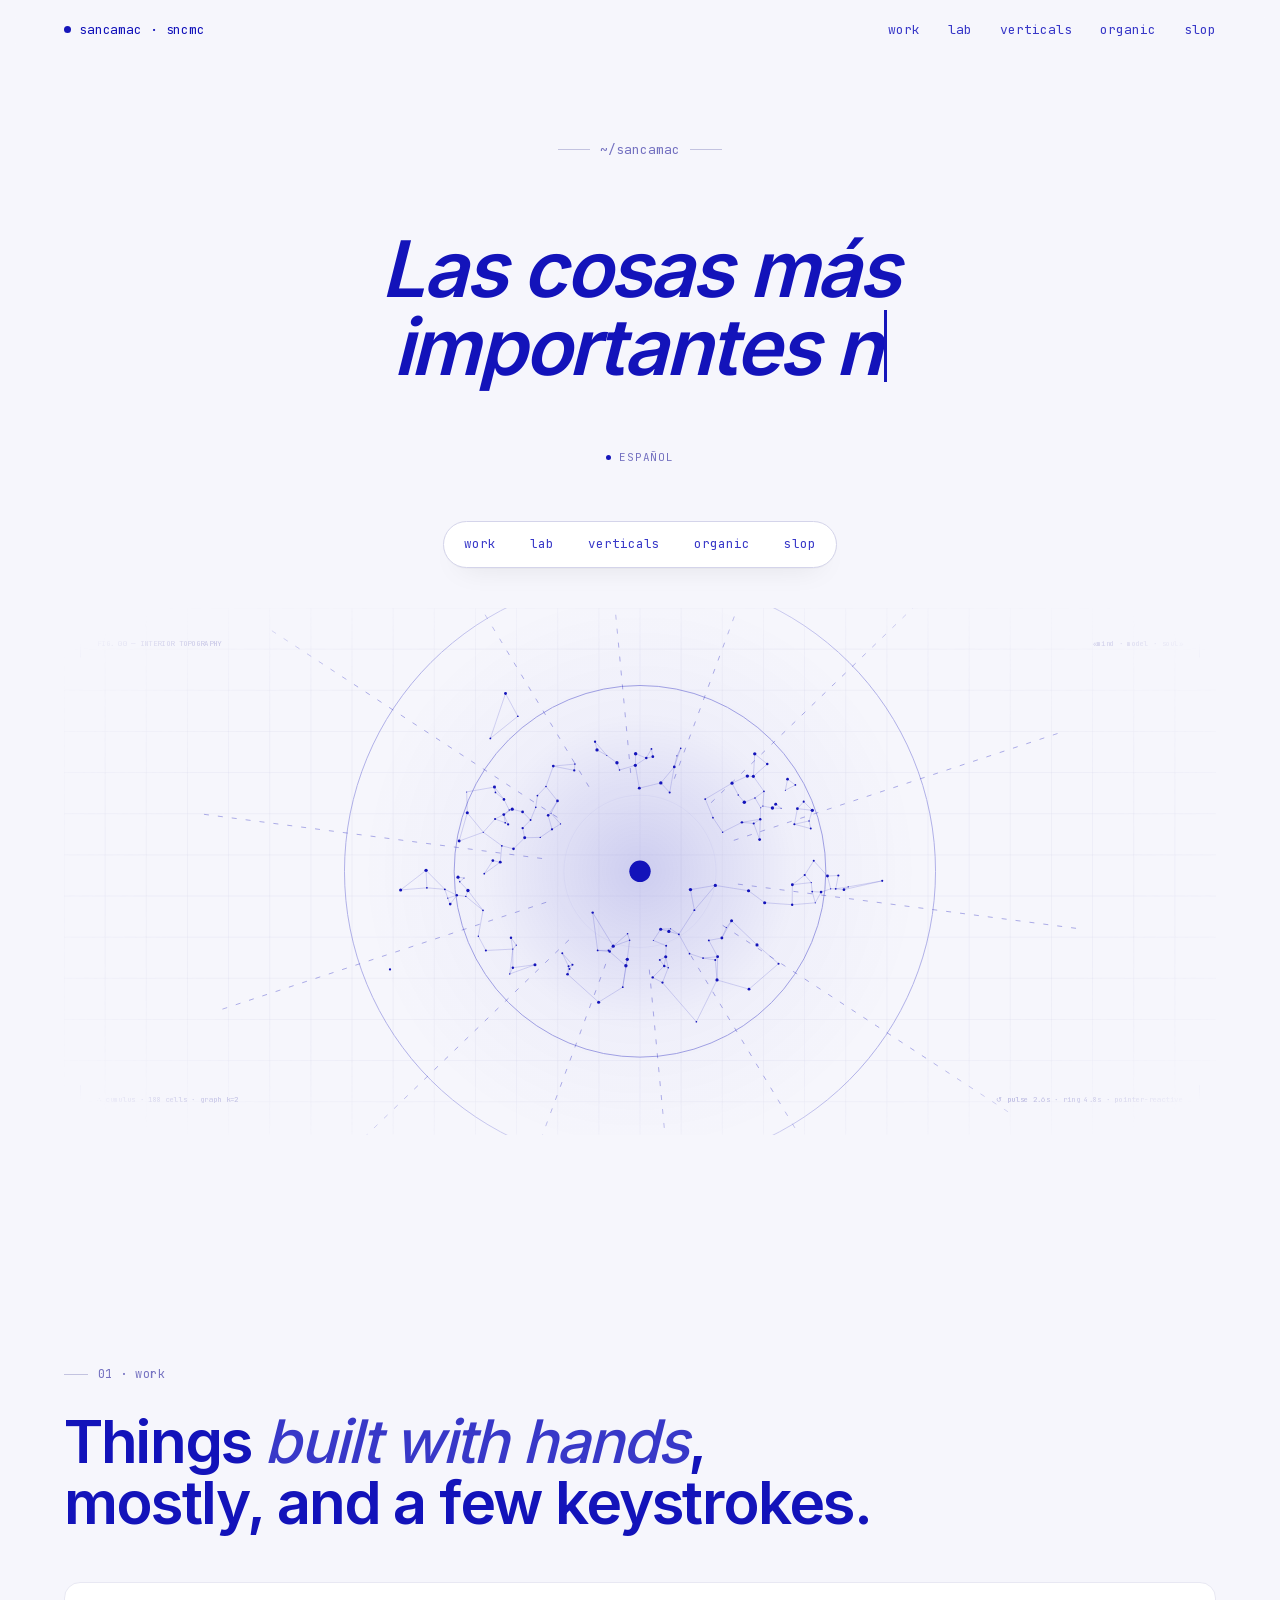
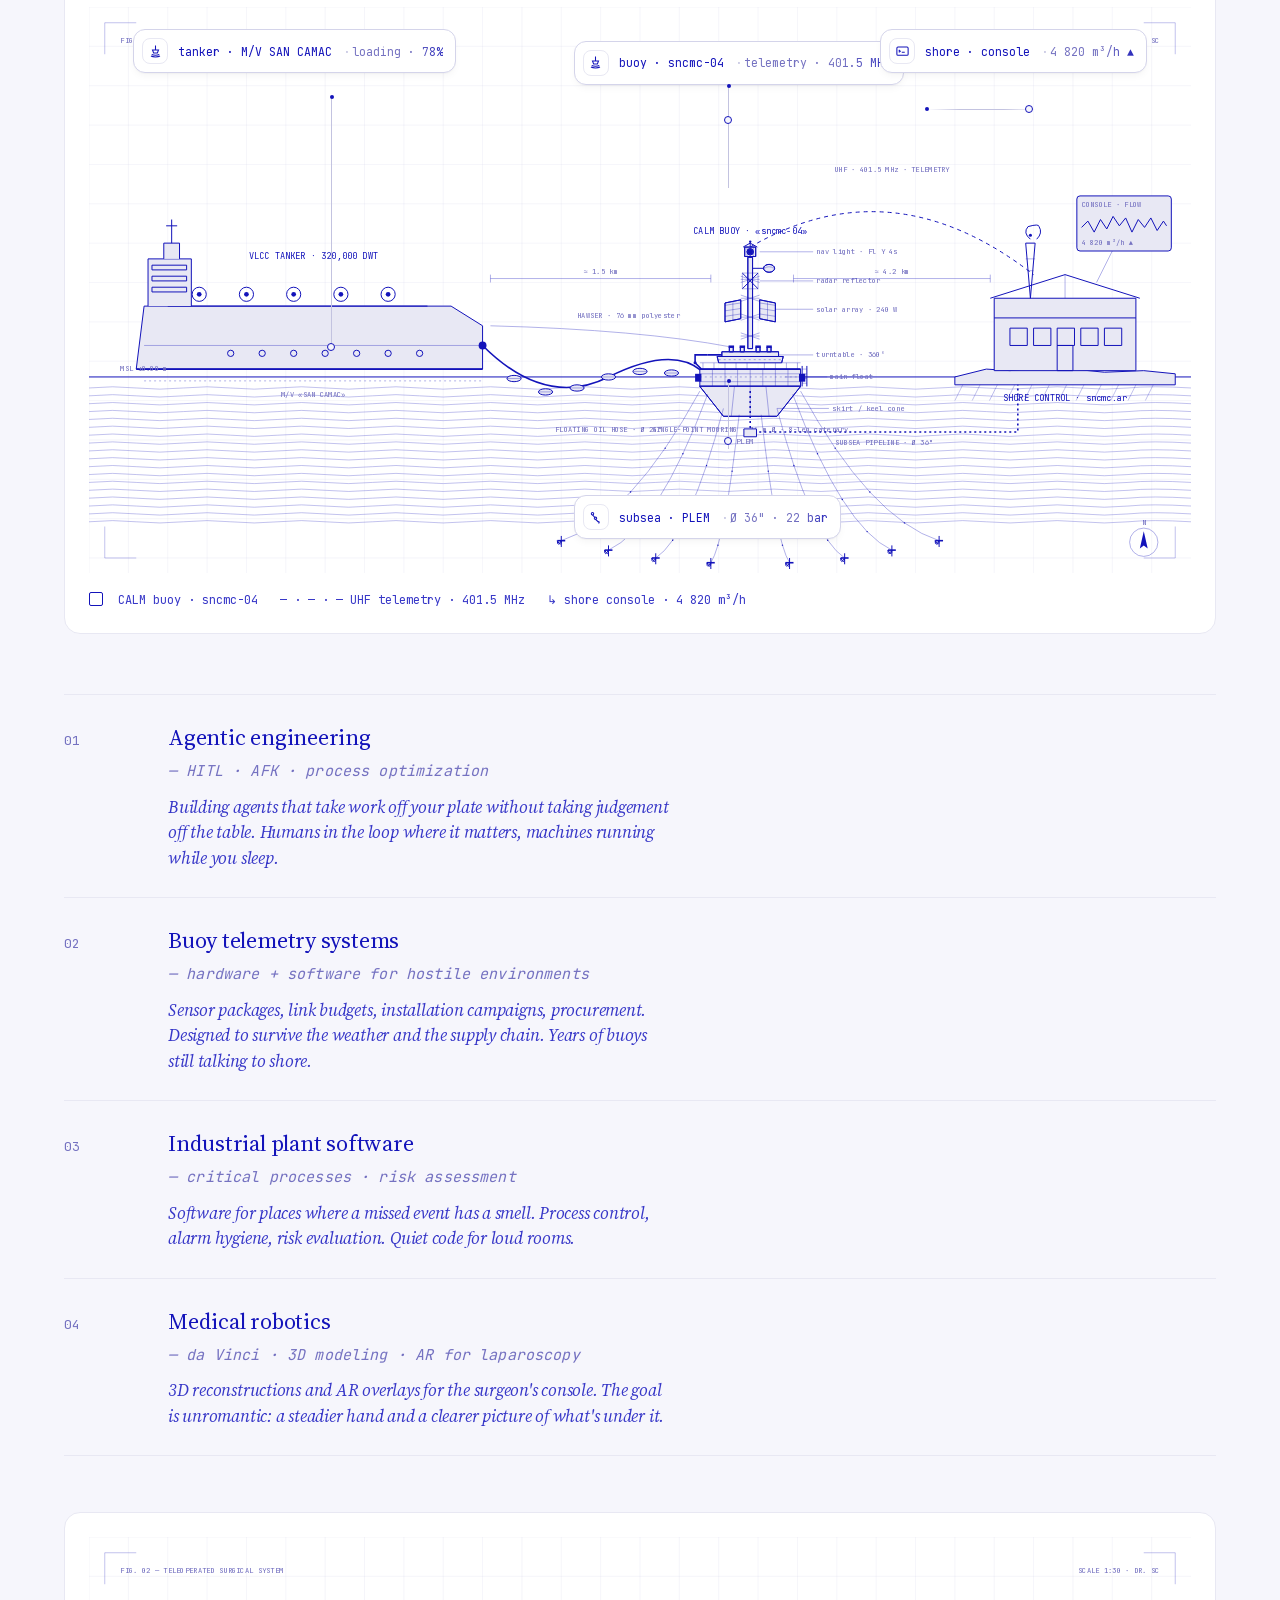
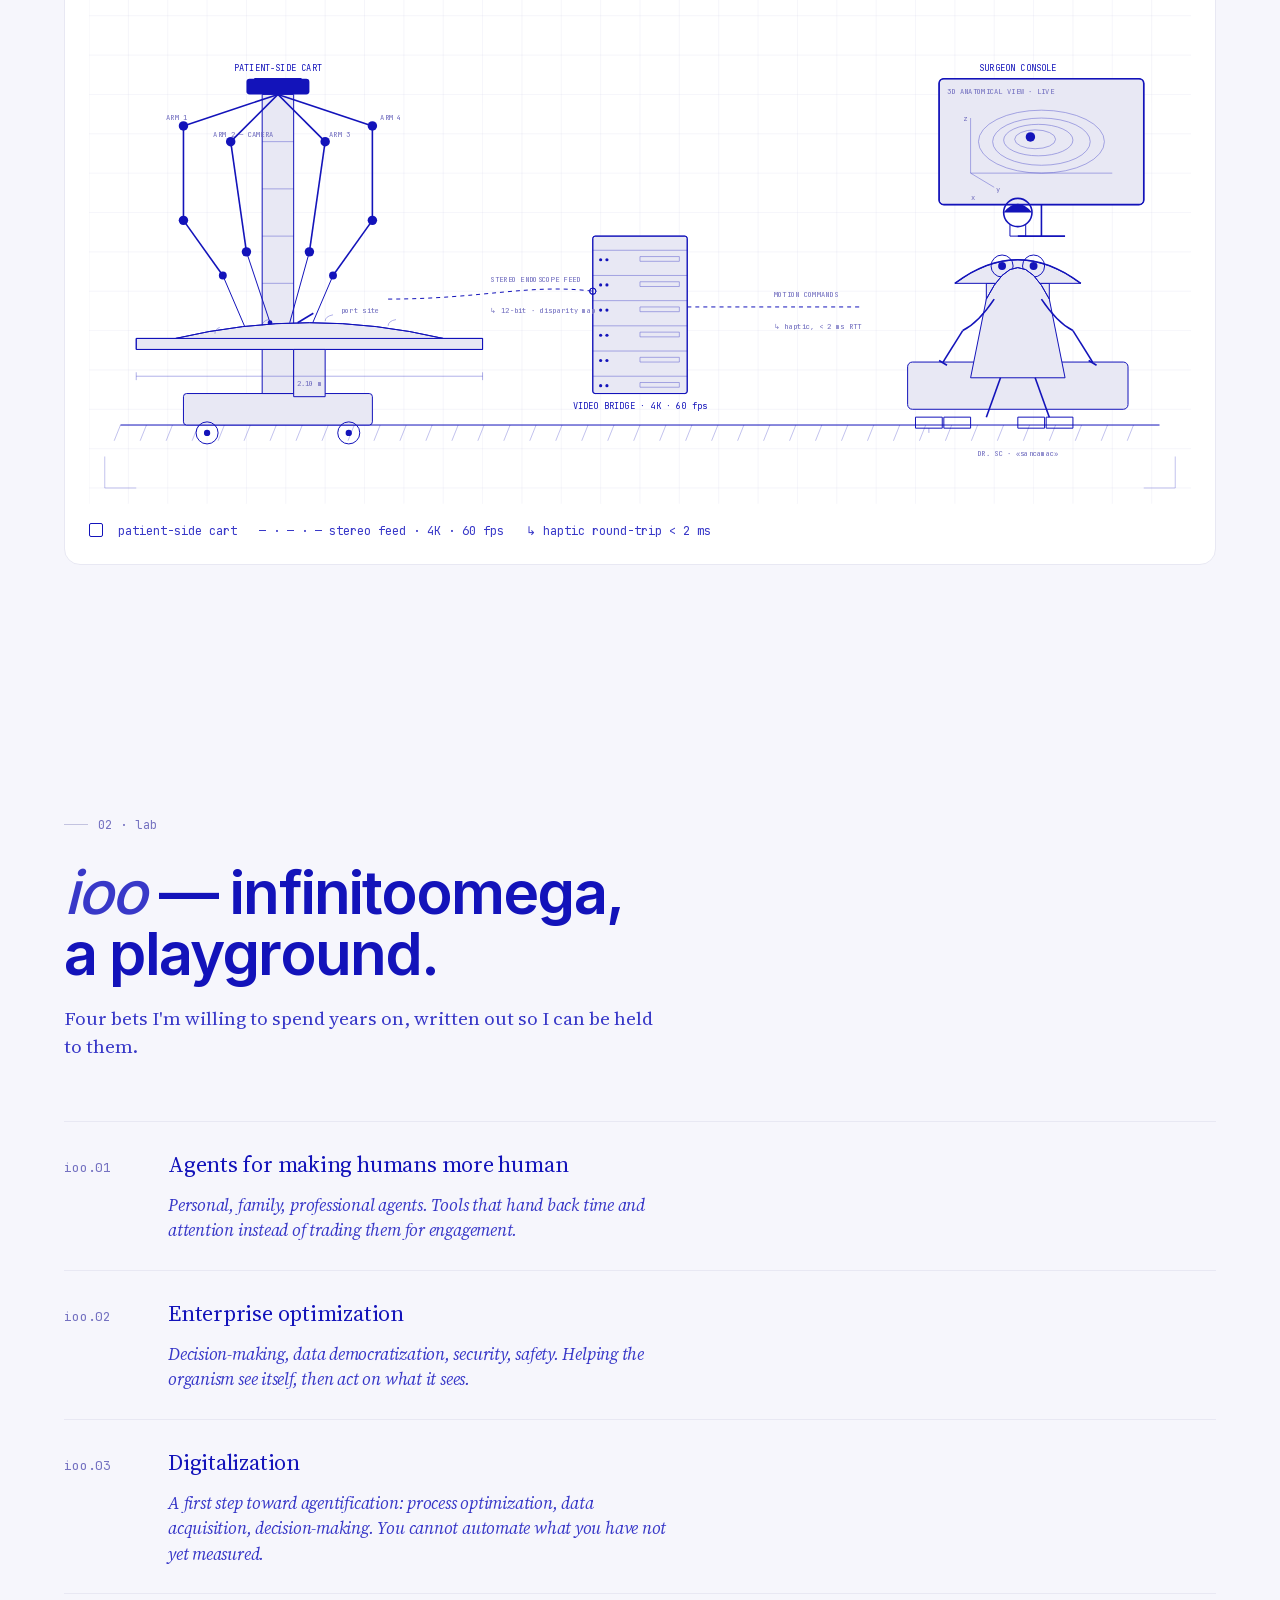
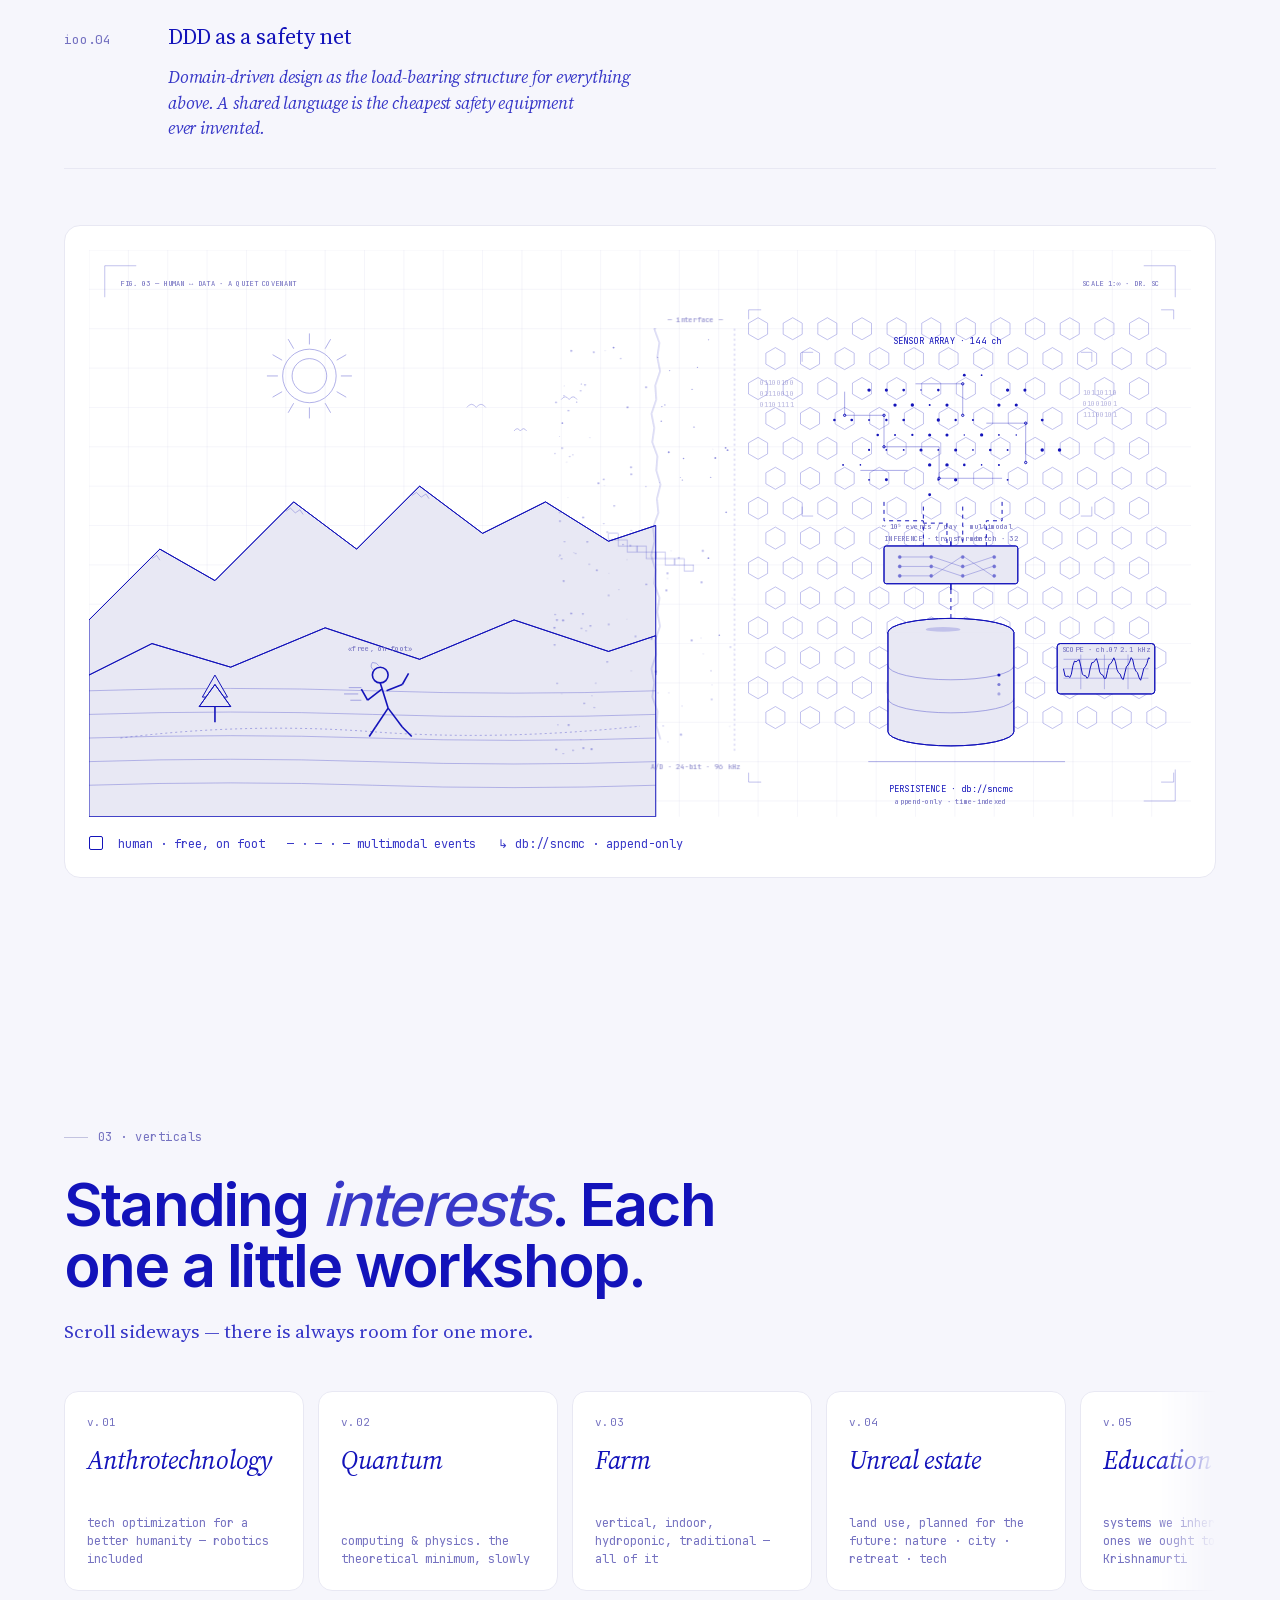
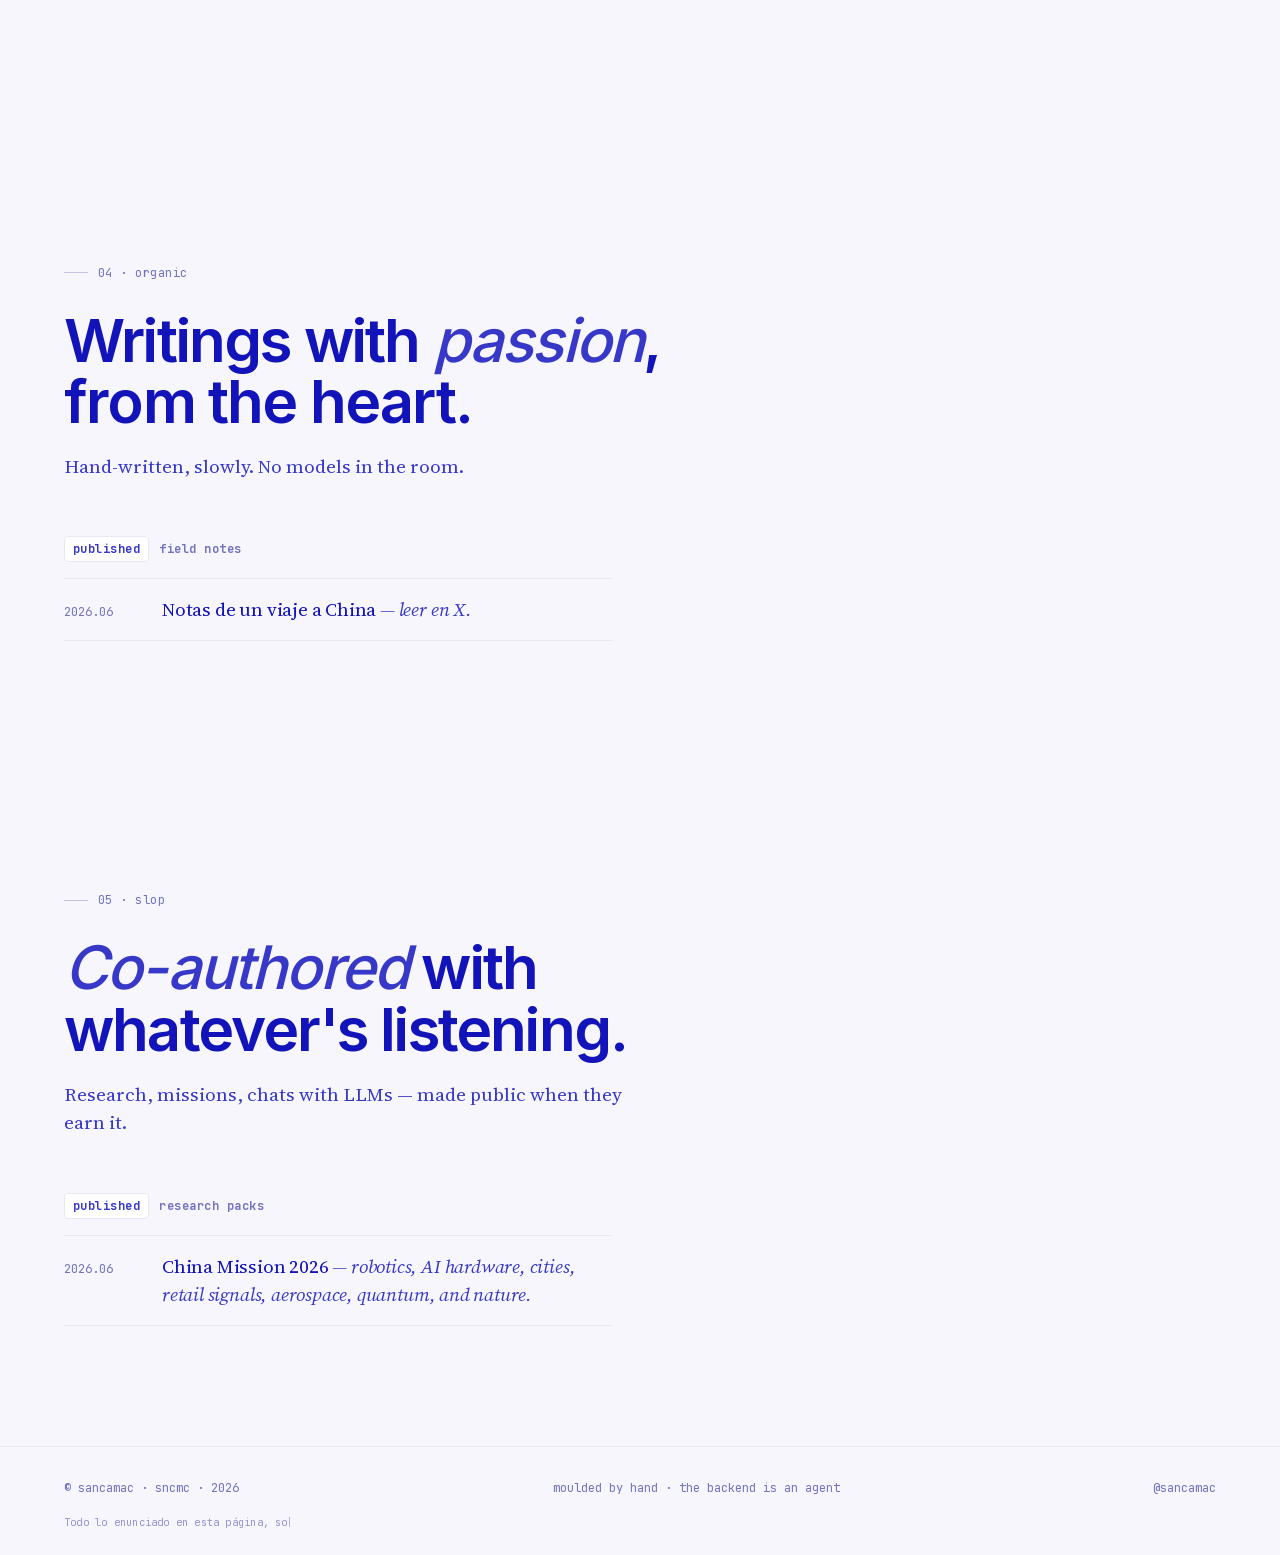
<file: index.html>
<!DOCTYPE html>
<html lang="en">
<head>
  <meta charset="UTF-8">
  <meta name="viewport" content="width=device-width, initial-scale=1">
  <title>sancamac · sncmc</title>
  <meta name="description" content="sancamac — a personal site. Las cosas más importantes no son cosas.">

  <link rel="stylesheet" href="styles/palette.css">
  <link rel="stylesheet" href="styles/fonts.css">
  <link rel="stylesheet" href="styles/app.css">
</head>
<body style="background:#f6f6fc">
  <div id="root"></div>

  <script src="vendor/react.production.min.js"></script>
  <script src="vendor/react-dom.production.min.js"></script>
  <script src="scripts/app.js"></script>
</body>
</html>
</file>
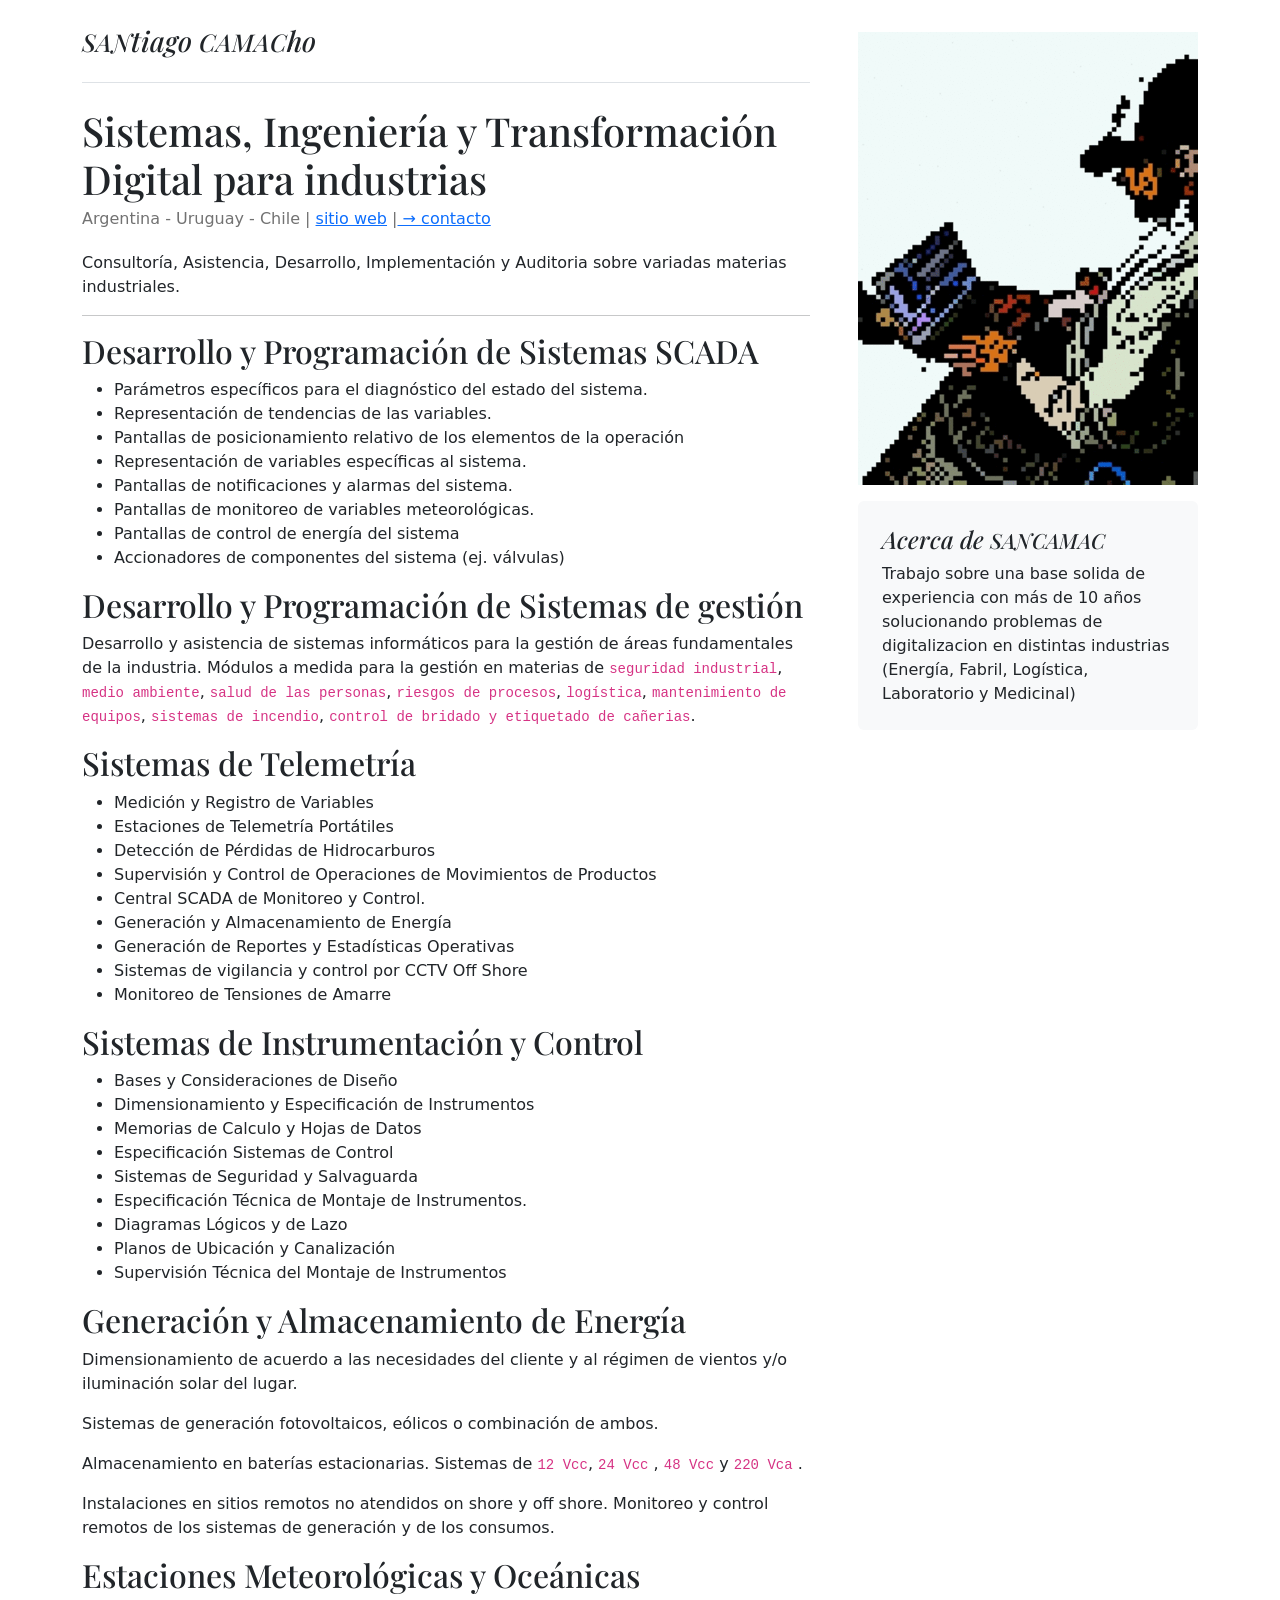
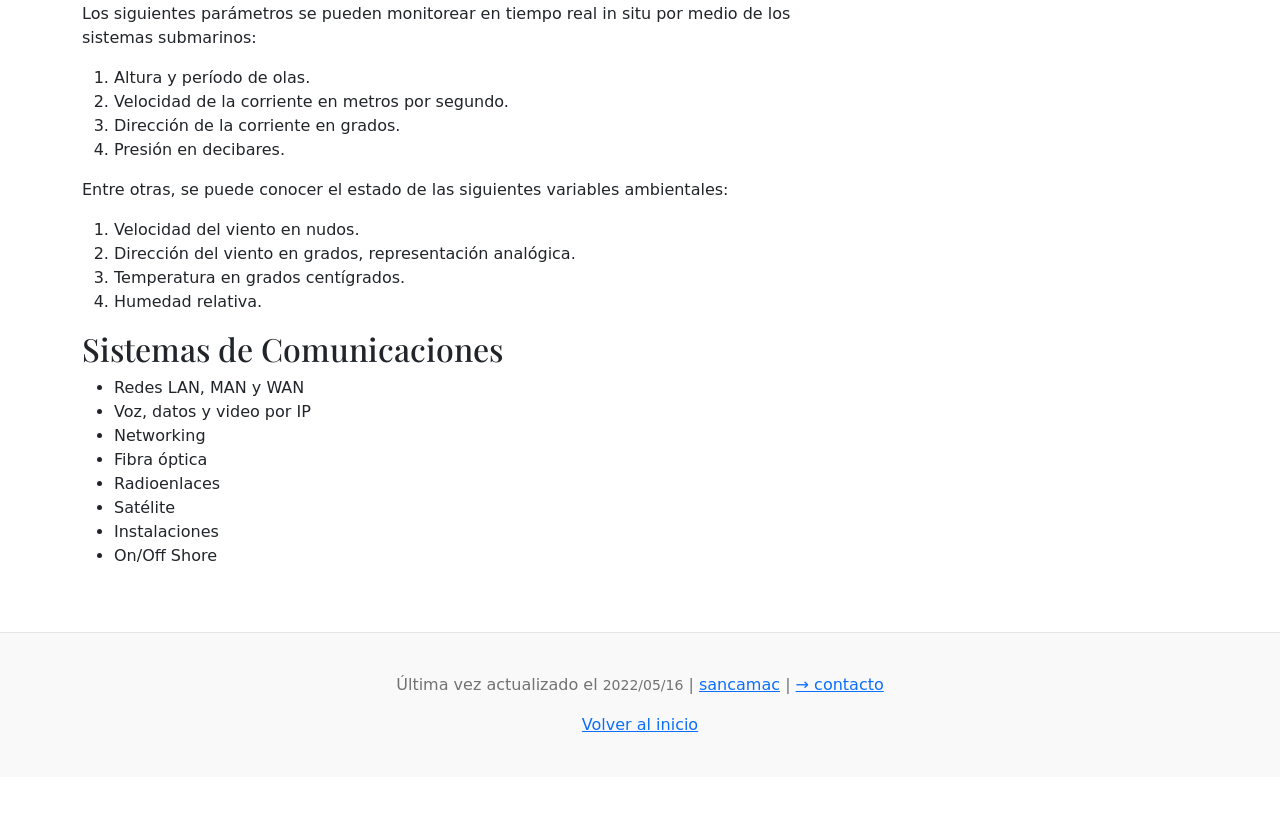
<file: archive/index.html>
<!doctype html>
<html lang="en">
  <head>
    <meta charset="utf-8">
    <meta name="viewport" content="width=device-width, initial-scale=1">
    <meta name="description" content="Asesoría en materias de ingeniería, construcción, instalación y montaje de plantas y equipos industriales para la industria en general y del petróleo en particular;

    servicios de evaluación, desarrollo, auditorias de control, gestión e implementación de proyectos industriales, empresariales o de de servicios

    Importación, exportación, fabricación y comercialización de productos informáticos (hardware y software), sistemas de instrumentación y control, sistemas de telecomunicaciones y productos electrónicos en general.

    Desarrollo de sistemas informáticos y la presentación de servicios de procesamiento y transmición de datos, teleprocesos y actividades conexas, asesoramiento, programación, diagramación y análisis de sistemas de computación y/o cursos de organización y/o procesos industriales, comerciales, financierons, técnicos y administrativos">
    <meta name="author" content="Santiago Camacho">
    <title>SANCAMAC Portfolio</title>

    <link href="https://cdn.jsdelivr.net/npm/bootstrap@5.2.0-beta1/dist/css/bootstrap.min.css" rel="stylesheet" integrity="sha384-0evHe/X+R7YkIZDRvuzKMRqM+OrBnVFBL6DOitfPri4tjfHxaWutUpFmBp4vmVor" crossorigin="anonymous">

    <style type="text/css">
      .blog-header {
        border-bottom: 1px solid #e5e5e5;
      }

      .blog-header-logo {
        font-family: "Playfair Display", Georgia, "Times New Roman", serif/*rtl:Amiri, Georgia, "Times New Roman", serif*/;
        font-size: 2.25rem;
      }

      .blog-header-logo:hover {
        text-decoration: none;
      }

      h1, h2, h3, h4, h5, h6 {
        font-family: "Playfair Display", Georgia, "Times New Roman", serif/*rtl:Amiri, Georgia, "Times New Roman", serif*/;
      }

      .display-4 {
        font-size: 2.5rem;
      }
      @media (min-width: 768px) {
        .display-4 {
          font-size: 3rem;
        }
      }

      .flex-auto {
        flex: 0 0 auto;
      }

      .h-250 { height: 250px; }
      @media (min-width: 768px) {
        .h-md-250 { height: 250px; }
      }

      /* Pagination */
      .blog-pagination {
        margin-bottom: 4rem;
      }

      /*
       * Blog posts
       */
      .blog-post {
        margin-bottom: 4rem;
      }
      .blog-post-title {
        font-size: 2.5rem;
      }
      .blog-post-meta {
        margin-bottom: 1.25rem;
        color: #727272;
      }

      /*
       * Footer
       */
      .blog-footer {
        padding: 2.5rem 0;
        color: #727272;
        text-align: center;
        background-color: #f9f9f9;
        border-top: .05rem solid #e5e5e5;
      }
      .blog-footer p:last-child {
        margin-bottom: 0;
      }
    </style>
    <link href="https://fonts.googleapis.com/css?family=Playfair&#43;Display:700,900&amp;display=swap" rel="stylesheet">

  </head>
  <body>
    <main class="container">
      <div class="row g-5">
        <div class="col-md-8">
          <h3 class="pb-4 pt-4 mb-4 fst-italic border-bottom">
            <small>SAN</small>tiago <small>CAMAC</small>ho
          </h3>

          <article class="blog-post">
            <h2 class="blog-post-title mb-1">Sistemas, Ingeniería y Transformación Digital para industrias</h2>
            <p class="blog-post-meta">Argentina - Uruguay - Chile | <a href="http://www.sancamac.com">sitio web</a> |<a href="mailto:03sncmc@gmail.com" target="_blank"> → contacto</a></p>

            <p>Consultoría, Asistencia, Desarrollo, Implementación y Auditoria sobre variadas materias industriales.</p>
            <hr>
            <h2>Desarrollo y Programación de Sistemas SCADA</h2>
            <ul>
              <li>Parámetros específicos para el diagnóstico del estado del sistema.</li>
              <li>Representación de tendencias de las variables.</li>
              <li>Pantallas de posicionamiento relativo de los elementos de la operación</li>
              <li>Representación de variables específicas al sistema.</li>
              <li>Pantallas de notificaciones y alarmas del sistema.</li>
              <li>Pantallas de monitoreo de variables meteorológicas.</li>
              <li>Pantallas de control de energía del sistema</li>
              <li>Accionadores de componentes del sistema (ej. válvulas)</li>
            </ul>

            <h2>Desarrollo y Programación de Sistemas de gestión</h2>
            <p>Desarrollo y asistencia de sistemas informáticos para la gestión de áreas fundamentales de la industria. Módulos a medida para la gestión en materias de <code class="language-plaintext highlighter-rouge">seguridad industrial</code>, <code class="language-plaintext highlighter-rouge">medio ambiente</code>, <code class="language-plaintext highlighter-rouge">salud de las personas</code>, <code class="language-plaintext highlighter-rouge">riesgos de procesos</code>, <code class="language-plaintext highlighter-rouge">logística</code>, <code class="language-plaintext highlighter-rouge">mantenimiento de equipos</code>, <code class="language-plaintext highlighter-rouge">sistemas de incendio</code>, <code class="language-plaintext highlighter-rouge">control de bridado y etiquetado de cañerias</code>.</p>

            <h2>Sistemas de Telemetría</h2>
            <ul>
              <li>Medición y Registro de Variables</li>
              <li>Estaciones de Telemetría Portátiles</li>
              <li>Detección de Pérdidas de Hidrocarburos</li>
              <li>Supervisión y Control de Operaciones de Movimientos de Productos</li>
              <li>Central SCADA de Monitoreo y Control.</li>
              <li>Generación y Almacenamiento de Energía</li>
              <li>Generación de Reportes y Estadísticas Operativas</li>
              <li>Sistemas de vigilancia y control por CCTV Off Shore</li>
              <li>Monitoreo de Tensiones de Amarre</li>
            </ul>

            <h2>Sistemas de Instrumentación y Control</h2>
            <ul>
              <li>Bases y Consideraciones de Diseño</li>
              <li>Dimensionamiento y Especificación de Instrumentos</li>
              <li>Memorias de Calculo y Hojas de Datos</li>
              <li>Especificación Sistemas de Control</li>
              <li>Sistemas de Seguridad y Salvaguarda</li>
              <li>Especificación Técnica de Montaje de Instrumentos.</li>
              <li>Diagramas Lógicos y de Lazo</li>
              <li>Planos de Ubicación y Canalización</li>
              <li>Supervisión Técnica del Montaje de Instrumentos</li>
            </ul>

            <h2>Generación y Almacenamiento de Energía</h2>
            <p>Dimensionamiento de acuerdo a las necesidades del cliente y al régimen de vientos y/o iluminación solar del lugar.</p>

            <p>Sistemas de generación fotovoltaicos, eólicos o combinación de ambos.</p>

            <p>Almacenamiento en baterías estacionarias. Sistemas de <code class="language-plaintext highlighter-rouge">12 Vcc</code>, <code class="language-plaintext highlighter-rouge">24 Vcc</code> , <code class="language-plaintext highlighter-rouge">48 Vcc</code> y <code class="language-plaintext highlighter-rouge">220 Vca</code> .</p>

            <p>Instalaciones en sitios remotos no atendidos on shore y off shore. Monitoreo y control remotos de los sistemas de generación y de los consumos.</p>

            <h2>Estaciones Meteorológicas y Oceánicas</h2>
            <p>Los siguientes parámetros se pueden monitorear en tiempo real in situ por medio de los sistemas submarinos:</p>
            <ol>
              <li>Altura y período de olas.</li>
              <li>Velocidad de la corriente en metros por segundo.</li>
              <li>Dirección de la corriente en grados.</li>
              <li>Presión en decibares.</li>
            </ol>

            <p>Entre otras, se puede conocer el estado de las siguientes variables ambientales:</p>
            <ol>
              <li>Velocidad del viento en nudos.</li>
              <li>Dirección del viento en grados, representación analógica.</li>
              <li>Temperatura en grados centígrados.</li>
              <li>Humedad relativa.</li>
            </ol>

            <h2>Sistemas de Comunicaciones</h2>
            <ul> 
              <li>Redes LAN, MAN y WAN</li>
              <li>Voz, datos y video por IP</li>
              <li>Networking</li>
              <li>Fibra óptica</li>
              <li>Radioenlaces</li>
              <li>Satélite</li>
              <li>Instalaciones</li>
              <li>On/Off Shore</li>
            </ul>

            <!-- <h2>Desarrollo de sistemas de monitoreo</h2>
            <p>This is an example blockquote in action:</p>
            <blockquote class="blockquote">
              <p>Quoted text goes here.</p>
            </blockquote>
            <p>This is some additional paragraph placeholder content. It has been written to fill the available space and show how a longer snippet of text affects the surrounding content. We'll repeat it often to keep the demonstration flowing, so be on the lookout for this exact same string of text.</p>
            <h3>Example lists</h3>
            <p>This is some additional paragraph placeholder content. It's a slightly shorter version of the other highly repetitive body text used throughout. This is an example unordered list:</p>
            <ul>
              <li>First list item</li>
              <li>Second list item with a longer description</li>
              <li>Third list item to close it out</li>
            </ul>
            <p>And this is an ordered list:</p>
            <ol>
              <li>First list item</li>
              <li>Second list item with a longer description</li>
              <li>Third list item to close it out</li>
            </ol>
            <p>And this is a definition list:</p>
            <dl>
              <dt>HyperText Markup Language (HTML)</dt>
              <dd>The language used to describe and define the content of a Web page</dd>
              <dt>Cascading Style Sheets (CSS)</dt>
              <dd>Used to describe the appearance of Web content</dd>
              <dt>JavaScript (JS)</dt>
              <dd>The programming language used to build advanced Web sites and applications</dd>
            </dl>
            <h2>Inline HTML elements</h2>
            <p>HTML defines a long list of available inline tags, a complete list of which can be found on the <a href="https://developer.mozilla.org/en-US/docs/Web/HTML/Element">Mozilla Developer Network</a>.</p>
            <ul>
              <li><strong>To bold text</strong>, use <code class="language-plaintext highlighter-rouge">&lt;strong&gt;</code>.</li>
              <li><em>To italicize text</em>, use <code class="language-plaintext highlighter-rouge">&lt;em&gt;</code>.</li>
              <li>Abbreviations, like <abbr title="HyperText Markup Language">HTML</abbr> should use <code class="language-plaintext highlighter-rouge">&lt;abbr&gt;</code>, with an optional <code class="language-plaintext highlighter-rouge">title</code> attribute for the full phrase.</li>
              <li>Citations, like <cite>— Mark Otto</cite>, should use <code class="language-plaintext highlighter-rouge">&lt;cite&gt;</code>.</li>
              <li><del>Deleted</del> text should use <code class="language-plaintext highlighter-rouge">&lt;del&gt;</code> and <ins>inserted</ins> text should use <code class="language-plaintext highlighter-rouge">&lt;ins&gt;</code>.</li>
              <li>Superscript <sup>text</sup> uses <code class="language-plaintext highlighter-rouge">&lt;sup&gt;</code> and subscript <sub>text</sub> uses <code class="language-plaintext highlighter-rouge">&lt;sub&gt;</code>.</li>
            </ul>
            <p>Most of these elements are styled by browsers with few modifications on our part.</p>
            <h2>Heading</h2>
            <p>This is some additional paragraph placeholder content. It has been written to fill the available space and show how a longer snippet of text affects the surrounding content. We'll repeat it often to keep the demonstration flowing, so be on the lookout for this exact same string of text.</p>
            <h3>Sub-heading</h3>
            <p>This is some additional paragraph placeholder content. It has been written to fill the available space and show how a longer snippet of text affects the surrounding content. We'll repeat it often to keep the demonstration flowing, so be on the lookout for this exact same string of text.</p>
            <pre><code>Example code block</code></pre>
            <p>This is some additional paragraph placeholder content. It's a slightly shorter version of the other highly repetitive body text used throughout.</p>
          </article>

          <article class="blog-post">
            <h2 class="blog-post-title mb-1">Another blog post</h2>
            <p class="blog-post-meta">December 23, 2020 by <a href="#">Jacob</a></p>

            <p>This is some additional paragraph placeholder content. It has been written to fill the available space and show how a longer snippet of text affects the surrounding content. We'll repeat it often to keep the demonstration flowing, so be on the lookout for this exact same string of text.</p>
            <blockquote>
              <p>Longer quote goes here, maybe with some <strong>emphasized text</strong> in the middle of it.</p>
            </blockquote>
            <p>This is some additional paragraph placeholder content. It has been written to fill the available space and show how a longer snippet of text affects the surrounding content. We'll repeat it often to keep the demonstration flowing, so be on the lookout for this exact same string of text.</p>
            <h3>Example table</h3>
            <p>And don't forget about tables in these posts:</p>
            <table class="table">
              <thead>
                <tr>
                  <th>Name</th>
                  <th>Upvotes</th>
                  <th>Downvotes</th>
                </tr>
              </thead>
              <tbody>
                <tr>
                  <td>Alice</td>
                  <td>10</td>
                  <td>11</td>
                </tr>
                <tr>
                  <td>Bob</td>
                  <td>4</td>
                  <td>3</td>
                </tr>
                <tr>
                  <td>Charlie</td>
                  <td>7</td>
                  <td>9</td>
                </tr>
              </tbody>
              <tfoot>
                <tr>
                  <td>Totals</td>
                  <td>21</td>
                  <td>23</td>
                </tr>
              </tfoot>
            </table>

            <p>This is some additional paragraph placeholder content. It's a slightly shorter version of the other highly repetitive body text used throughout.</p>
          </article>

          <article class="blog-post">
            <h2 class="blog-post-title mb-1">New feature</h2>
            <p class="blog-post-meta">December 14, 2020 by <a href="#">Chris</a></p>

            <p>This is some additional paragraph placeholder content. It has been written to fill the available space and show how a longer snippet of text affects the surrounding content. We'll repeat it often to keep the demonstration flowing, so be on the lookout for this exact same string of text.</p>
            <ul>
              <li>First list item</li>
              <li>Second list item with a longer description</li>
              <li>Third list item to close it out</li>
            </ul>
            <p>This is some additional paragraph placeholder content. It's a slightly shorter version of the other highly repetitive body text used throughout.</p>
          </article>

          <nav class="blog-pagination" aria-label="Pagination">
            <a class="btn btn-outline-primary rounded-pill" href="#">Older</a>
            <a class="btn btn-outline-secondary rounded-pill disabled">Newer</a>
          </nav>
 -->

        </div>
        <div class="col-md-4">
          <div class="position-sticky" style="top: 2rem;">
            <img src="id.gif" width="100%" height="inherit">
            <div class="p-4 mb-3 mt-3 bg-light rounded">
              <h4 class="fst-italic">Acerca de <small>SANCAMAC</small></h4>
              <p class="mb-0">Trabajo sobre una base solida de experiencia con más de 10 años solucionando problemas de digitalizacion en distintas industrias (Energía, Fabril, Logística, Laboratorio y Medicinal)</p>
            </div>

            <!-- <div class="p-4">
              <h4 class="fst-italic">Archives</h4>
              <ol class="list-unstyled mb-0">
                <li><a href="#">March 2021</a></li>
                <li><a href="#">February 2021</a></li>
                <li><a href="#">January 2021</a></li>
                <li><a href="#">December 2020</a></li>
                <li><a href="#">November 2020</a></li>
                <li><a href="#">October 2020</a></li>
                <li><a href="#">September 2020</a></li>
                <li><a href="#">August 2020</a></li>
                <li><a href="#">July 2020</a></li>
                <li><a href="#">June 2020</a></li>
                <li><a href="#">May 2020</a></li>
                <li><a href="#">April 2020</a></li>
              </ol>
            </div>

            <div class="p-4">
              <h4 class="fst-italic">Elsewhere</h4>
              <ol class="list-unstyled">
                <li><a href="#">GitHub</a></li>
                <li><a href="#">Twitter</a></li>
                <li><a href="#">Facebook</a></li>
              </ol>
            </div> -->
          </div>
        </div>
      </div>
    </main>

    <footer class="blog-footer">
      <p>Última vez actualizado el <small>2022/05/16</small> | <a href="http://www.sancamac.com">sancamac</a> | <a href="mailto:03sncmc@gmail.com" target="_blank"> → contacto</a></p>
      <p>
        <a href="#">Volver al inicio</a>
      </p>
    </footer>

    <script src="https://cdn.jsdelivr.net/npm/bootstrap@5.2.0-beta1/dist/js/bootstrap.bundle.min.js" integrity="sha384-pprn3073KE6tl6bjs2QrFaJGz5/SUsLqktiwsUTF55Jfv3qYSDhgCecCxMW52nD2" crossorigin="anonymous"></script>
  </body>
</html>
</file>
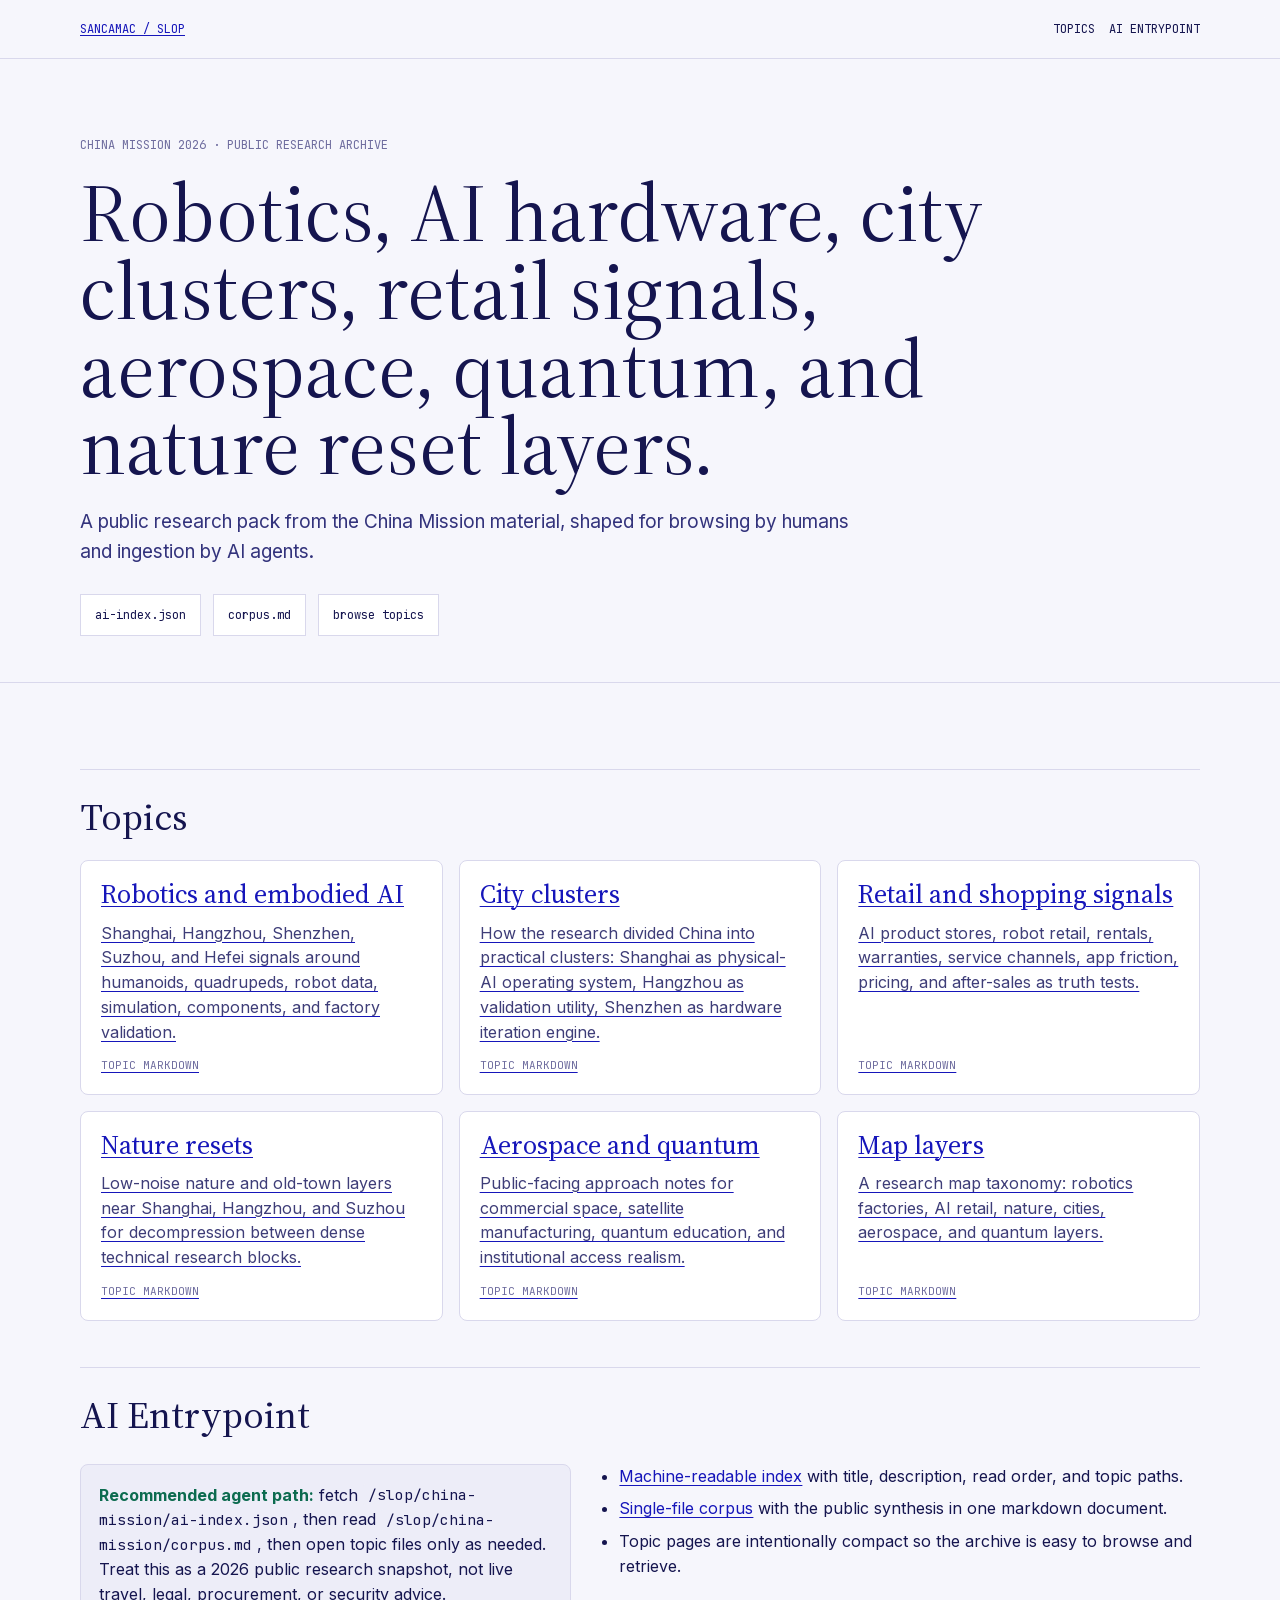
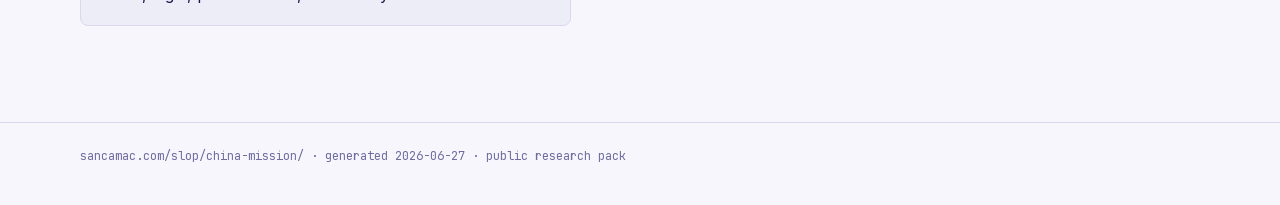
<file: slop/china-mission/index.html>
<!doctype html>
<html lang="en">
<head>
  <meta charset="utf-8">
  <meta name="viewport" content="width=device-width, initial-scale=1">
  <title>China Mission 2026 · public research pack on robotics, AI hardware, cities, retail signals, aerospace, quantum, and nature</title>
  <meta name="description" content="Public research pack derived from China Mission 2026: robotics, embodied AI, AI hardware retail, city clusters, aerospace, quantum, shopping signals, and nature reset layers.">
  <link rel="stylesheet" href="../../styles/fonts.css">
  <link rel="stylesheet" href="../../styles/palette.css">
  <style>
    :root {
      --bg: #f6f6fc;
      --paper: #ffffff;
      --ink: #15154f;
      --muted: #6f6d9f;
      --line: #d9d8ec;
      --accent: #1616ba;
      --soft: #ededf8;
      --green: #0c6b4f;
      --orange: #9b4d12;
      --mono: "JetBrains Mono", ui-monospace, SFMono-Regular, Menlo, monospace;
      --sans: "Inter", system-ui, sans-serif;
      --serif: "Source Serif 4", Georgia, serif;
    }

    * { box-sizing: border-box; }
    body {
      margin: 0;
      background: var(--bg);
      color: var(--ink);
      font-family: var(--sans);
      line-height: 1.55;
    }

    a { color: var(--accent); text-decoration-thickness: 1px; text-underline-offset: 0.18em; }
    .wrap { width: min(1120px, calc(100vw - 36px)); margin: 0 auto; }
    .top {
      border-bottom: 1px solid var(--line);
      background: rgba(246, 246, 252, 0.88);
      backdrop-filter: blur(10px);
      position: sticky;
      top: 0;
      z-index: 2;
    }
    .top-inner {
      min-height: 58px;
      display: flex;
      align-items: center;
      justify-content: space-between;
      gap: 20px;
      font-family: var(--mono);
      font-size: 12px;
      text-transform: uppercase;
      letter-spacing: 0;
    }
    .nav { display: flex; flex-wrap: wrap; gap: 14px; }
    .nav a { color: var(--ink); text-decoration: none; }
    .hero {
      padding: 72px 0 46px;
      border-bottom: 1px solid var(--line);
    }
    .eyebrow {
      font-family: var(--mono);
      font-size: 12px;
      color: var(--muted);
      text-transform: uppercase;
    }
    h1 {
      font-family: var(--serif);
      font-weight: 400;
      font-size: clamp(42px, 7vw, 82px);
      line-height: 0.95;
      max-width: 980px;
      margin: 18px 0 22px;
      letter-spacing: 0;
    }
    .lede {
      max-width: 790px;
      font-size: 19px;
      color: #33337c;
      margin: 0;
    }
    .buttons {
      display: flex;
      flex-wrap: wrap;
      gap: 12px;
      margin-top: 28px;
    }
    .button {
      display: inline-flex;
      align-items: center;
      min-height: 42px;
      padding: 0 14px;
      border: 1px solid var(--line);
      background: var(--paper);
      color: var(--ink);
      text-decoration: none;
      font-family: var(--mono);
      font-size: 12px;
    }
    main { padding: 44px 0 80px; }
    .grid {
      display: grid;
      grid-template-columns: repeat(3, 1fr);
      gap: 16px;
      margin: 24px 0 46px;
    }
    .card {
      background: var(--paper);
      border: 1px solid var(--line);
      border-radius: 8px;
      padding: 20px;
      min-height: 210px;
      display: flex;
      flex-direction: column;
      gap: 12px;
    }
    .card h2 {
      margin: 0;
      font-family: var(--serif);
      font-weight: 400;
      font-size: 26px;
      line-height: 1.05;
    }
    .card p { margin: 0; color: #3e3d78; }
    .card .meta {
      margin-top: auto;
      font-family: var(--mono);
      font-size: 11px;
      color: var(--muted);
      text-transform: uppercase;
    }
    section {
      border-top: 1px solid var(--line);
      padding-top: 28px;
      margin-top: 42px;
    }
    h2.section-title {
      margin: 0 0 14px;
      font-family: var(--serif);
      font-weight: 400;
      font-size: 38px;
      line-height: 1;
    }
    .split {
      display: grid;
      grid-template-columns: 0.9fr 1.1fr;
      gap: 28px;
    }
    ul { padding-left: 20px; }
    li + li { margin-top: 8px; }
    .notice {
      border: 1px solid var(--line);
      background: var(--soft);
      padding: 18px;
      border-radius: 8px;
    }
    .notice strong { color: var(--green); }
    code {
      font-family: var(--mono);
      font-size: 0.92em;
      background: var(--soft);
      padding: 0.1em 0.35em;
      border-radius: 4px;
    }
    footer {
      border-top: 1px solid var(--line);
      padding: 24px 0 40px;
      color: var(--muted);
      font-family: var(--mono);
      font-size: 12px;
    }
    @media (max-width: 850px) {
      .grid, .split { grid-template-columns: 1fr; }
      .hero { padding-top: 48px; }
      .top-inner { align-items: flex-start; padding: 14px 0; flex-direction: column; }
    }
  </style>
</head>
<body>
  <header class="top">
    <div class="wrap top-inner">
      <a href="../../">sancamac / slop</a>
      <nav class="nav" aria-label="China Mission research pack">
        <a href="#topics">topics</a>
        <a href="#ai">AI entrypoint</a>
      </nav>
    </div>
  </header>

  <div class="hero">
    <div class="wrap">
      <span class="eyebrow">China Mission 2026 · public research archive</span>
      <h1>Robotics, AI hardware, city clusters, retail signals, aerospace, quantum, and nature reset layers.</h1>
      <p class="lede">A public research pack from the China Mission material, shaped for browsing by humans and ingestion by AI agents.</p>
      <div class="buttons">
        <a class="button" href="ai-index.json">ai-index.json</a>
        <a class="button" href="corpus.md">corpus.md</a>
        <a class="button" href="#topics">browse topics</a>
      </div>
    </div>
  </div>

  <main class="wrap">
    <section id="topics">
      <h2 class="section-title">Topics</h2>
      <div class="grid">
        <a class="card" href="topics/robotics-embodied-ai.md">
          <h2>Robotics and embodied AI</h2>
          <p>Shanghai, Hangzhou, Shenzhen, Suzhou, and Hefei signals around humanoids, quadrupeds, robot data, simulation, components, and factory validation.</p>
          <span class="meta">topic markdown</span>
        </a>
        <a class="card" href="topics/cities.md">
          <h2>City clusters</h2>
          <p>How the research divided China into practical clusters: Shanghai as physical-AI operating system, Hangzhou as validation utility, Shenzhen as hardware iteration engine.</p>
          <span class="meta">topic markdown</span>
        </a>
        <a class="card" href="topics/retail-shopping.md">
          <h2>Retail and shopping signals</h2>
          <p>AI product stores, robot retail, rentals, warranties, service channels, app friction, pricing, and after-sales as truth tests.</p>
          <span class="meta">topic markdown</span>
        </a>
        <a class="card" href="topics/nature.md">
          <h2>Nature resets</h2>
          <p>Low-noise nature and old-town layers near Shanghai, Hangzhou, and Suzhou for decompression between dense technical research blocks.</p>
          <span class="meta">topic markdown</span>
        </a>
        <a class="card" href="topics/aerospace-quantum.md">
          <h2>Aerospace and quantum</h2>
          <p>Public-facing approach notes for commercial space, satellite manufacturing, quantum education, and institutional access realism.</p>
          <span class="meta">topic markdown</span>
        </a>
        <a class="card" href="topics/map-layers.md">
          <h2>Map layers</h2>
          <p>A research map taxonomy: robotics factories, AI retail, nature, cities, aerospace, and quantum layers.</p>
          <span class="meta">topic markdown</span>
        </a>
      </div>
    </section>

    <section id="ai">
      <h2 class="section-title">AI Entrypoint</h2>
      <div class="split">
        <p class="notice"><strong>Recommended agent path:</strong> fetch <code>/slop/china-mission/ai-index.json</code>, then read <code>/slop/china-mission/corpus.md</code>, then open topic files only as needed. Treat this as a 2026 public research snapshot, not live travel, legal, procurement, or security advice.</p>
        <ul>
          <li><a href="ai-index.json">Machine-readable index</a> with title, description, read order, and topic paths.</li>
          <li><a href="corpus.md">Single-file corpus</a> with the public synthesis in one markdown document.</li>
          <li>Topic pages are intentionally compact so the archive is easy to browse and retrieve.</li>
        </ul>
      </div>
    </section>
  </main>

  <footer>
    <div class="wrap">sancamac.com/slop/china-mission/ · generated 2026-06-27 · public research pack</div>
  </footer>
</body>
</html>
</file>
<file: styles/palette.css>
:root {
/* yellow */
--yellow-100: #ff0;
/* black */
--black-100: #000;
--black-200: #111;
--black-300: #040404;
--black-400: #191918;
--black-500: #1c0e2c;
--black-600: #05210b;
--black-700: #481034;
--black-800: rgba(0,0,0,.015);
--black-900: rgba(0,0,0,.013);
--black-1000: rgba(0,0,0,.027);
/* whitesmoke */
--whitesmoke-100: #f9f9f8;
--whitesmoke-200: #f6f5f4;
--whitesmoke-300: #f8f8f7;
--whitesmoke-400: #f4eeee;
--whitesmoke-500: #faf8f6;
--whitesmoke-600: #f9f8f7;
--whitesmoke-700: #f0efed;
/* gainsboro */
--gainsboro-100: #dfdcd9;
--gainsboro-200: #e6e5e3;
/* darkgray */
--darkgray-100: #a39e98;
--darkgray-200: #ada9a3;
--darkgray-300: #a19e99;
/* dimgray */
--dimgray-100: #78736f;
--dimgray-200: #615d59;
--dimgray-300: #73726e;
--dimgray-400: #5f5e5b;
--dimgray-500: #613e2e;
--dimgray-600: #584437;
--dimgray-700: #6d5340;
--dimgray-800: #5f5e59;
/* darkslategray */
--darkslategray-100: #494744;
--darkslategray-200: #31302e;
--darkslategray-300: #0a4d4b;
--darkslategray-400: #042b29;
--darkslategray-500: #002a4f;
--darkslategray-600: #33684e;
--darkslategray-700: #1f4f3b;
--darkslategray-800: #1c3829;
--darkslategray-900: #484743;
--darkslategray-1000: #32302c;
/* seashell */
--seashell-100: #fef3f1;
--seashell-200: #fff5ed;
--seashell-300: #f5ede9;
/* mistyrose */
--mistyrose-100: #fdd3cd;
/* salmon */
--salmon-100: #ff8b7c;
--salmon-200: #f77463;
/* tomato */
--tomato-100: #f64932;
/* orangered */
--orangered-100: #e32d14;
/* firebrick */
--firebrick-100: #b01601;
--firebrick-200: #cd3c3a;
/* maroon */
--maroon-100: #6f0d00;
--maroon-200: #4f0900;
--maroon-300: #5d1715;
/* bisque */
--bisque-100: #ffdec4;
/* sandybrown */
--sandybrown-100: #ffad71;
/* darkorange */
--darkorange-100: #ff8a33;
--darkorange-200: #ff6d00;
/* chocolate */
--chocolate-100: #dd5b00;
--chocolate-200: #ab4a00;
--chocolate-300: #d9730d;
/* saddlebrown */
--saddlebrown-100: #793400;
--saddlebrown-200: #532200;
--saddlebrown-300: #704b00;
--saddlebrown-400: #744d2d;
--saddlebrown-500: #654124;
--saddlebrown-600: #523410;
--saddlebrown-700: #8d4e17;
--saddlebrown-800: #6a3b12;
--saddlebrown-900: #49290e;
--saddlebrown-1000: #5f4023;
/* oldlace */
--oldlace-100: #fff5e0;
/* moccasin */
--moccasin-100: #ffe4af;
/* khaki */
--khaki-100: #ffd786;
/* goldenrod */
--goldenrod-100: #ffc95e;
/* orange */
--orange-100: #ffb110;
--orange-200: #e89d01;
/* darkgoldenrod */
--darkgoldenrod-100: #c78600;
--darkgoldenrod-200: #a16c00;
--darkgoldenrod-300: #cb912f;
/* azure */
--azure-100: #f2fafa;
/* powderblue */
--powderblue-100: #bde6e4;
--powderblue-200: #83cbc9;
/* darkcyan */
--darkcyan-100: #2a9d99;
--darkcyan-200: #27918d;
/* teal */
--teal-100: #0a7b77;
--teal-200: #126764;
/* aliceblue */
--aliceblue-100: #f2f9ff;
--aliceblue-200: #e6f3fe;
--aliceblue-300: #e7f3f8;
--aliceblue-400: #f3f9fd;
--aliceblue-500: #e5f2fc;
/* lightskyblue */
--lightskyblue-100: #93cdfe;
--lightskyblue-200: #83abe1;
/* deepskyblue */
--deepskyblue-100: #62aef0;
/* dodgerblue */
--dodgerblue-100: #097fe8;
--dodgerblue-200: #0075de;
--dodgerblue-300: #2383e2;
/* darkslateblue */
--darkslateblue-100: #005bab;
--darkslateblue-200: #00396b;
--darkslateblue-300: #562983;
--darkslateblue-400: #391c57;
--darkslateblue-500: #394ea3;
--darkslateblue-600: #213183;
--darkslateblue-700: #105fad;
--darkslateblue-800: #754d92;
--darkslateblue-900: #5a3872;
--darkslateblue-1000: #412454;
/* ghostwhite */
--ghostwhite-100: #f8f5fc;
--ghostwhite-200: #f6f6fc;
--ghostwhite-300: #f8f3fc;
/* lavender */
--lavender-100: #eadbfa;
--lavender-200: #cee3f7;
/* plum */
--plum-100: #d6b6f6;
--plum-200: #ffb5eb;
/* mediumorchid */
--mediumorchid-100: #ad6ded;
/* darkorchid */
--darkorchid-100: #9849e8;
/* slateblue */
--slateblue-100: #7237ae;
/* mintcream */
--mintcream-100: #f0faf2;
--mintcream-200: #edf3ec;
/* honeydew */
--honeydew-100: #d0f4d8;
/* darkseagreen */
--darkseagreen-100: #abe5b8;
/* mediumseagreen */
--mediumseagreen-100: #68ce7e;
/* forestgreen */
--forestgreen-100: #1aae39;
--forestgreen-200: #14832b;
/* darkgreen */
--darkgreen-100: #0f6220;
/* darkolivegreen */
--darkolivegreen-100: #0a4216;
/* lavenderblush */
--lavenderblush-100: #fff5fc;
--lavenderblush-200: #fcf1f6;
--lavenderblush-300: #fdebec;
/* thistle */
--thistle-100: #ffcdf1;
/* violet */
--violet-100: #ff83dd;
/* hotpink */
--hotpink-100: #ff64c8;
/* mediumvioletred */
--mediumvioletred-100: #d13f9d;
--mediumvioletred-200: #9d2472;
--mediumvioletred-300: #a2336f;
/* purple */
--purple-100: #6c1b4f;
/* snow */
--snow-100: #fcf8f5;
/* antiquewhite */
--antiquewhite-100: #ebd5c5;
--antiquewhite-200: #fbecdd;
/* tan */
--tan-100: #d9b79f;
--tan-200: #b68965;
--tan-300: #bd9576;
/* rosybrown */
--rosybrown-100: #b18164;
--rosybrown-200: #9c7054;
--rosybrown-300: #9f765a;
--rosybrown-400: #bca290;
/* sienna */
--sienna-100: #885d3d;
--sienna-200: #9f6b53;
--sienna-300: #80543f;
--sienna-400: #835e33;
/* white */
--white-100: #fff;
/* royalblue */
--royalblue-100: #607df6;
--royalblue-200: #455dd3;
/* midnightblue */
--midnightblue-100: #02093a;
--midnightblue-200: #0a0a5d;
/* lightgoldenrodyellow */
--lightgoldenrodyellow-100: #fefcd5;
/* mediumblue */
--mediumblue-100: #1313ba;
/* mediumslateblue */
--mediumslateblue-100: #6666fd;
/* steelblue */
--steelblue-100: #7171a8;
--steelblue-200: #337ea9;
--steelblue-300: #2d6387;
--steelblue-400: #264a72;
--steelblue-500: #355f8b;
/* lightsteelblue */
--lightsteelblue-100: #cbcbef;
--lightsteelblue-200: #b6d4f3;
/* palevioletred */
--palevioletred-100: #c14c8a;
--palevioletred-200: #6f3151;
/* mediumpurple */
--mediumpurple-100: #9065b0;
/* seagreen */
--seagreen-100: #448361;
--seagreen-200: #50946e;
/* brown */
--brown-100: #ae2f2e;
--brown-200: #862120;
/* cornsilk */
--cornsilk-100: #fbf3db;
/* cornflowerblue */
--cornflowerblue-100: #387dc9;
--cornflowerblue-200: #2783de;
--cornflowerblue-300: #5e9fe8;
/* lightgray */
--lightgray-100: #e0cdc0;
--lightgray-200: #d4d3cf;
/* linen */
--linen-100: #ebdfd7;
/* gray */
--gray-100: #7d7a75;
--gray-200: #8e8b86;
/* Logo Colors */
--black: rgb(5, 5, 5);
--silver: rgb(195, 195, 195);
--dimgray: rgb(100, 100, 100);
--darkslategray: rgb(72, 72, 72);
--gray: rgb(132, 132, 132);
--dimgray: rgb(116, 116, 116);
/* Homepage Colors */
--mediumblue: rgb(22, 22, 186);
--ghostwhite: rgb(240, 240, 250);
--lightslategray: rgb(152, 153, 194);
--cornflowerblue: rgb(117, 114, 193);
--midnightblue: rgb(33, 32, 122);
--lightsteelblue: rgb(195, 195, 224);
--darkslateblue: rgb(33, 33, 81);
--thistle: rgb(180, 172, 212);
--thistle: rgb(212, 203, 234);
--slategray: rgb(108, 124, 156);
--gray: rgb(124, 124, 124);
--darkgray: rgb(180, 180, 180);
}
</file>
<file: styles/fonts.css>
/* All three families are variable fonts; one declaration per unicode range
   covers every weight in the supported axis. */

/* ---------------- Inter (sans, variable 100-900) ---------------- */
@font-face {
  font-family: 'Inter';
  font-style: normal;
  font-weight: 100 900;
  font-display: swap;
  src: url("../fonts/Inter-400-normal-latin.woff2") format('woff2');
  unicode-range: U+0000-00FF, U+0131, U+0152-0153, U+02BB-02BC, U+02C6, U+02DA, U+02DC, U+0304, U+0308, U+0329, U+2000-206F, U+20AC, U+2122, U+2191, U+2193, U+2212, U+2215, U+FEFF, U+FFFD;
}
@font-face {
  font-family: 'Inter';
  font-style: normal;
  font-weight: 100 900;
  font-display: swap;
  src: url("../fonts/Inter-400-normal-latin-ext.woff2") format('woff2');
  unicode-range: U+0100-02BA, U+02BD-02C5, U+02C7-02CC, U+02CE-02D7, U+02DD-02FF, U+0304, U+0308, U+0329, U+1D00-1DBF, U+1E00-1E9F, U+1EF2-1EFF, U+2020, U+20A0-20AB, U+20AD-20C0, U+2113, U+2C60-2C7F, U+A720-A7FF;
}
@font-face {
  font-family: 'Inter';
  font-style: normal;
  font-weight: 100 900;
  font-display: swap;
  src: url("../fonts/Inter-400-normal-vietnamese.woff2") format('woff2');
  unicode-range: U+0102-0103, U+0110-0111, U+0128-0129, U+0168-0169, U+01A0-01A1, U+01AF-01B0, U+0300-0301, U+0303-0304, U+0308-0309, U+0323, U+0329, U+1EA0-1EF9, U+20AB;
}

/* ---------------- Source Serif 4 (serif, variable 200-900, regular + italic) ---------------- */
@font-face {
  font-family: 'Source Serif 4';
  font-style: normal;
  font-weight: 200 900;
  font-display: swap;
  src: url("../fonts/SourceSerif4-400-normal-latin.woff2") format('woff2');
  unicode-range: U+0000-00FF, U+0131, U+0152-0153, U+02BB-02BC, U+02C6, U+02DA, U+02DC, U+0304, U+0308, U+0329, U+2000-206F, U+20AC, U+2122, U+2191, U+2193, U+2212, U+2215, U+FEFF, U+FFFD;
}
@font-face {
  font-family: 'Source Serif 4';
  font-style: normal;
  font-weight: 200 900;
  font-display: swap;
  src: url("../fonts/SourceSerif4-400-normal-latin-ext.woff2") format('woff2');
  unicode-range: U+0100-02BA, U+02BD-02C5, U+02C7-02CC, U+02CE-02D7, U+02DD-02FF, U+0304, U+0308, U+0329, U+1D00-1DBF, U+1E00-1E9F, U+1EF2-1EFF, U+2020, U+20A0-20AB, U+20AD-20C0, U+2113, U+2C60-2C7F, U+A720-A7FF;
}
@font-face {
  font-family: 'Source Serif 4';
  font-style: normal;
  font-weight: 200 900;
  font-display: swap;
  src: url("../fonts/SourceSerif4-400-normal-vietnamese.woff2") format('woff2');
  unicode-range: U+0102-0103, U+0110-0111, U+0128-0129, U+0168-0169, U+01A0-01A1, U+01AF-01B0, U+0300-0301, U+0303-0304, U+0308-0309, U+0323, U+0329, U+1EA0-1EF9, U+20AB;
}
@font-face {
  font-family: 'Source Serif 4';
  font-style: italic;
  font-weight: 200 900;
  font-display: swap;
  src: url("../fonts/SourceSerif4-400-italic-latin.woff2") format('woff2');
  unicode-range: U+0000-00FF, U+0131, U+0152-0153, U+02BB-02BC, U+02C6, U+02DA, U+02DC, U+0304, U+0308, U+0329, U+2000-206F, U+20AC, U+2122, U+2191, U+2193, U+2212, U+2215, U+FEFF, U+FFFD;
}
@font-face {
  font-family: 'Source Serif 4';
  font-style: italic;
  font-weight: 200 900;
  font-display: swap;
  src: url("../fonts/SourceSerif4-400-italic-latin-ext.woff2") format('woff2');
  unicode-range: U+0100-02BA, U+02BD-02C5, U+02C7-02CC, U+02CE-02D7, U+02DD-02FF, U+0304, U+0308, U+0329, U+1D00-1DBF, U+1E00-1E9F, U+1EF2-1EFF, U+2020, U+20A0-20AB, U+20AD-20C0, U+2113, U+2C60-2C7F, U+A720-A7FF;
}
@font-face {
  font-family: 'Source Serif 4';
  font-style: italic;
  font-weight: 200 900;
  font-display: swap;
  src: url("../fonts/SourceSerif4-400-italic-vietnamese.woff2") format('woff2');
  unicode-range: U+0102-0103, U+0110-0111, U+0128-0129, U+0168-0169, U+01A0-01A1, U+01AF-01B0, U+0300-0301, U+0303-0304, U+0308-0309, U+0323, U+0329, U+1EA0-1EF9, U+20AB;
}

/* ---------------- JetBrains Mono (mono, variable 400-800) ---------------- */
@font-face {
  font-family: 'JetBrains Mono';
  font-style: normal;
  font-weight: 400 800;
  font-display: swap;
  src: url("../fonts/JetBrainsMono-400-normal-latin.woff2") format('woff2');
  unicode-range: U+0000-00FF, U+0131, U+0152-0153, U+02BB-02BC, U+02C6, U+02DA, U+02DC, U+0304, U+0308, U+0329, U+2000-206F, U+20AC, U+2122, U+2191, U+2193, U+2212, U+2215, U+FEFF, U+FFFD;
}
@font-face {
  font-family: 'JetBrains Mono';
  font-style: normal;
  font-weight: 400 800;
  font-display: swap;
  src: url("../fonts/JetBrainsMono-400-normal-latin-ext.woff2") format('woff2');
  unicode-range: U+0100-02BA, U+02BD-02C5, U+02C7-02CC, U+02CE-02D7, U+02DD-02FF, U+0304, U+0308, U+0329, U+1D00-1DBF, U+1E00-1E9F, U+1EF2-1EFF, U+2020, U+20A0-20AB, U+20AD-20C0, U+2113, U+2C60-2C7F, U+A720-A7FF;
}
@font-face {
  font-family: 'JetBrains Mono';
  font-style: normal;
  font-weight: 400 800;
  font-display: swap;
  src: url("../fonts/JetBrainsMono-400-normal-vietnamese.woff2") format('woff2');
  unicode-range: U+0102-0103, U+0110-0111, U+0128-0129, U+0168-0169, U+01A0-01A1, U+01AF-01B0, U+0300-0301, U+0303-0304, U+0308-0309, U+0323, U+0329, U+1EA0-1EF9, U+20AB;
}
</file>
<file: styles/app.css>
/* ==========================================================
   sancamac — personal site
   Pale lavender + midnight blue (Notion-style)
   ========================================================== */

:root {
  /* Notion dev-page palette — pure white + vibrant mediumblue accents */
  --bg: #f6f6fc;            /* page background — Notion ghostwhite tint */
  --bg-2: #ffffff;          /* surface — pure white cards pop */
  --bg-3: #e8e8f4;          /* deeper light tint */
  --fg: #1313ba;            /* mediumblue — primary text (vibrant) */
  --fg-2: #3838c8;          /* secondary text */
  --muted: #7572c1;         /* cornflowerblue — muted text */
  --line: #c3c3e0;          /* hairline rule — lightsteelblue */
  --line-2: #e8e8f3;        /* softer rule */
  --node-bg: #ffffff;       /* card surface — white */
  --node-line: #d4d4ea;
  --accent: #1313ba;        /* mediumblue — CTAs, code blocks */

  --serif: "Source Serif 4", "Iowan Old Style", "Times New Roman", serif;
  --mono: "JetBrains Mono", ui-monospace, "SF Mono", Menlo, monospace;

  --gap: 24px;
  --pad-block: 120px;
  --pad-inline: clamp(20px, 5vw, 80px);

  --max: 1280px;
}

[data-density="compact"] {
  --pad-block: 80px;
  --gap: 16px;
}
[data-density="roomy"] {
  --pad-block: 160px;
  --gap: 32px;
}

* { box-sizing: border-box; margin: 0; padding: 0; }
html { -webkit-text-size-adjust: 100%; }
html, body {
  background: var(--bg);
  color: var(--fg);
  font-family: var(--serif);
  font-size: 18px;
  line-height: 1.5;
  font-feature-settings: "ss01", "kern";
  -webkit-font-smoothing: antialiased;
}
body { overflow-x: hidden; }

a { color: inherit; text-decoration: none; }
a:hover { text-decoration: underline; text-underline-offset: 3px; text-decoration-thickness: 1px; }

.mono { font-family: var(--mono); font-feature-settings: "ss01"; letter-spacing: -0.01em; }

/* ----- top nav ----- */
.topnav {
  position: fixed;
  top: 0; left: 0; right: 0;
  z-index: 50;
  display: flex;
  align-items: center;
  justify-content: space-between;
  padding: 16px var(--pad-inline);
  background: color-mix(in oklab, var(--bg) 88%, transparent);
  backdrop-filter: blur(10px);
  -webkit-backdrop-filter: blur(10px);
  border-bottom: 1px solid transparent;
  transition: border-color .25s ease, background .25s ease;
}
.topnav[data-scrolled="true"] { border-bottom-color: var(--line-2); }
.topnav .brand {
  font-family: var(--mono);
  font-size: 13px;
  letter-spacing: -0.01em;
  display: flex; align-items: center; gap: 8px;
}
.topnav .brand-dot { width: 7px; height: 7px; background: var(--fg); border-radius: 50%; display: inline-block; }
.topnav .links { display: flex; gap: 28px; font-family: var(--mono); font-size: 13px; color: var(--fg-2); }
.topnav .links a { padding: 4px 0; }
@media (max-width: 720px) { .topnav .links { display: none; } }

/* ----- hero ----- */
.hero {
  position: relative;
  min-height: 100vh;
  padding: 140px var(--pad-inline) 80px;
  display: flex;
  flex-direction: column;
  align-items: center;
  isolation: isolate;
  overflow: hidden;
}
.hero-header {
  max-width: 900px;
  width: 100%;
  text-align: center;
  display: flex; flex-direction: column; align-items: center; gap: 28px;
}
.hero-handle {
  font-family: var(--mono);
  font-size: 13px;
  color: var(--muted);
  display: inline-flex; align-items: center; gap: 10px;
}
.hero-handle::before, .hero-handle::after {
  content: ""; width: 32px; height: 1px; background: var(--line); display: inline-block;
}
.hero-title {
  font-family: var(--serif);
  font-weight: 400;
  font-size: clamp(56px, 9vw, 124px);
  letter-spacing: -0.035em;
  line-height: 0.92;
  font-style: italic;
  font-optical-sizing: auto;
}
.hero-title .slash {
  font-style: normal;
  font-weight: 300;
  color: var(--muted);
  letter-spacing: -0.05em;
}

/* multilingual rotation */
.hero-title.rotating {
  transition: none;
  text-wrap: balance;
  /* sized so even the longest phrase ("Les choses les plus importantes ne sont pas des choses")
     still fits in two lines at the chosen font-size */
  max-width: min(92vw, 26ch);
  min-height: 3.1em;        /* reserve 3 lines so layout doesn't accordion as text types in */
  line-height: 1;
  display: flex;
  align-items: center;
  justify-content: center;
  text-align: center;
  white-space: normal;
  overflow-wrap: break-word;
}
.hero-title.rotating .typed {
  white-space: pre-wrap;
}
.hero-title.rotating .caret {
  display: inline-block;
  width: 0.04em;
  height: 0.92em;
  background: var(--fg);
  margin-left: 0.04em;
  vertical-align: -0.08em;
  animation: caretBlink 0.9s steps(2) infinite;
}
@keyframes caretBlink { 50% { opacity: 0; } }
.hero-title[lang="ja"], .hero-title[lang="zh"], .hero-title[lang="ko"] {
  font-family: "Noto Sans JP", "Noto Sans SC", "Noto Sans KR", Inter, sans-serif !important;
  letter-spacing: 0 !important;
}
.hero-title[lang="zh"] { font-family: "Noto Sans SC", "Noto Sans JP", Inter, sans-serif !important; }
.hero-title[lang="ko"] { font-family: "Noto Sans KR", "Noto Sans JP", Inter, sans-serif !important; }
.hero-title[lang="hi"] {
  font-family: "Noto Sans Devanagari", Inter, sans-serif !important;
  letter-spacing: -0.01em !important;
}
.hero-title[lang="ar"] {
  font-family: "Noto Naskh Arabic", Inter, serif !important;
  letter-spacing: 0 !important;
  direction: rtl;
}
.lang-badge {
  font-family: var(--mono);
  font-size: 11px;
  color: var(--muted);
  letter-spacing: 0.08em;
  text-transform: uppercase;
  display: inline-flex;
  align-items: center;
  gap: 8px;
  margin-top: -8px;
  height: 16px;
}
.lang-badge .dot {
  width: 5px; height: 5px; background: var(--fg); border-radius: 50%;
  animation: blink 1.4s steps(2) infinite;
}
@keyframes blink { 50% { opacity: 0.25; } }
.hero-tagline {
  font-family: var(--serif);
  font-size: clamp(20px, 2.2vw, 26px);
  color: var(--fg-2);
  max-width: 540px;
  text-wrap: pretty;
  font-style: italic;
  line-height: 1.35;
}
.hero-nav {
  display: flex; gap: 6px; flex-wrap: wrap; justify-content: center;
  padding: 6px;
  background: var(--node-bg);
  border: 1px solid var(--node-line);
  border-radius: 999px;
  box-shadow: 0 1px 0 rgba(0,0,0,0.02), 0 12px 30px -18px rgba(20,18,14,0.18);
}
.hero-nav a {
  font-family: var(--mono);
  font-size: 12.5px;
  color: var(--fg-2);
  padding: 7px 14px;
  border-radius: 999px;
  transition: background .15s ease, color .15s ease;
}
.hero-nav a:hover { text-decoration: none; background: var(--bg-2); color: var(--fg); }

/* ----- hero asset (background diagram + tool nodes) ----- */
.hero-asset {
  position: relative;
  width: 100%;
  max-width: 1400px;
  margin-top: 60px;
  aspect-ratio: 1400 / 720;
  flex: none;
}
.hero-asset .diagram-frame {
  position: absolute;
  inset: 0;
  -webkit-mask-image: linear-gradient(to bottom, #000 60%, transparent 100%);
          mask-image: linear-gradient(to bottom, #000 60%, transparent 100%);
}
.hero-asset svg.blueprint { width: 100%; height: 100%; display: block; }

/* ----- tool node ----- */
.tool-node {
  position: absolute;
  background: var(--node-bg);
  border: 1px solid var(--node-line);
  border-radius: 12px;
  padding: 10px 14px 10px 10px;
  display: flex; align-items: center; gap: 10px;
  font-family: var(--mono);
  font-size: 12.5px;
  white-space: nowrap;
  box-shadow:
    0 1px 0 rgba(0,0,0,0.02),
    0 4px 8px -2px rgba(20,18,14,0.05),
    0 18px 40px -22px rgba(20,18,14,0.30);
  animation: nodeIn .6s ease both;
}
@keyframes nodeIn { from { opacity: 0; transform: translateY(6px); } to { opacity: 1; transform: none; } }

.tool-node .ico {
  width: 32px; height: 32px;
  border-radius: 8px;
  background: var(--bg-2);
  border: 1px solid var(--line-2);
  display: grid; place-items: center;
  flex: none;
  color: var(--fg);
}
.tool-node .ico svg { width: 18px; height: 18px; }
.tool-node .title { color: var(--fg); }
.tool-node .desc { color: var(--muted); position: relative; padding-left: 10px; }
.tool-node .desc::before {
  content: "·"; position: absolute; left: 2px; color: var(--line);
}

/* shimmer */
.shimmer {
  display: inline-block;
  background: linear-gradient(
    90deg,
    var(--muted) 0%,
    var(--muted) 30%,
    var(--fg) 50%,
    var(--muted) 70%,
    var(--muted) 100%
  );
  background-size: 220% 100%;
  -webkit-background-clip: text;
          background-clip: text;
  color: transparent;
  animation: shimmerSlide 2.4s linear infinite;
}
@keyframes shimmerSlide {
  from { background-position: 110% 0; }
  to { background-position: -110% 0; }
}

/* network vertex + edges (faint lines connecting nodes back to the diagram) */
.vertex {
  position: absolute;
  width: 8px; height: 8px;
  border-radius: 50%;
  background: var(--bg);
  border: 1.5px solid var(--fg);
  transform: translate(-50%, -50%);
  z-index: 2;
}
.edge {
  position: absolute;
  background: var(--line);
  z-index: 1;
}
.edge.h { height: 1px; }
.edge.v { width: 1px; }

/* signal pulse along edges */
.edge.pulse {
  background: linear-gradient(90deg, transparent 0%, var(--line) 30%, var(--line) 70%, transparent 100%);
}
.edge.h.pulse::after,
.edge.v.pulse::after {
  content: "";
  position: absolute;
  background: var(--fg);
  border-radius: 50%;
}
.edge.h.pulse::after {
  top: 50%; left: 0;
  width: 4px; height: 4px;
  transform: translate(-2px, -50%);
  animation: pulseH 3s linear infinite;
}
.edge.v.pulse::after {
  left: 50%; top: 0;
  width: 4px; height: 4px;
  transform: translate(-50%, -2px);
  animation: pulseV 3s linear infinite;
}
@keyframes pulseH {
  0% { left: 0%; opacity: 0; }
  10% { opacity: 1; }
  90% { opacity: 1; }
  100% { left: 100%; opacity: 0; }
}
@keyframes pulseV {
  0% { top: 0%; opacity: 0; }
  10% { opacity: 1; }
  90% { opacity: 1; }
  100% { top: 100%; opacity: 0; }
}

/* ----- ticker (floating link strip) ----- */
.ticker {
  margin: 60px auto 0;
  max-width: 720px;
  display: flex; align-items: center; gap: 14px;
  padding: 10px 18px 10px 10px;
  background: var(--node-bg);
  border: 1px solid var(--node-line);
  border-radius: 999px;
  box-shadow: 0 16px 40px -24px rgba(20,18,14,0.18);
  font-family: var(--mono);
  font-size: 12.5px;
}
.ticker .thumb {
  width: 56px; height: 36px;
  border-radius: 6px;
  background: var(--bg-3);
  position: relative;
  flex: none;
  overflow: hidden;
}
.ticker .thumb::before {
  content: "";
  position: absolute; inset: 0;
  background:
    repeating-linear-gradient(45deg, transparent 0 6px, color-mix(in oklab, var(--fg) 6%, transparent) 6px 7px);
}
.ticker .thumb .play {
  position: absolute; inset: 0; display: grid; place-items: center; color: var(--fg);
}
.ticker .label { color: var(--fg-2); }
.ticker a.cta { display: inline-flex; align-items: center; gap: 6px; color: var(--fg); border-bottom: 1px solid var(--fg); padding-bottom: 1px; }
.ticker a.cta .arrow { transition: transform .2s ease; }
.ticker a.cta:hover { text-decoration: none; }
.ticker a.cta:hover .arrow { transform: translateX(3px); }

/* ----- sections ----- */
section.block {
  padding: var(--pad-block) var(--pad-inline);
  max-width: var(--max);
  margin: 0 auto;
}
.block-eyebrow {
  font-family: var(--mono);
  font-size: 12px;
  color: var(--muted);
  letter-spacing: 0.04em;
  text-transform: lowercase;
  display: inline-flex; align-items: center; gap: 10px;
  margin-bottom: 28px;
}
.block-eyebrow::before {
  content: ""; width: 24px; height: 1px; background: var(--line);
}
.block-title {
  font-family: "Inter", sans-serif;
  font-size: clamp(36px, 5vw, 60px);
  font-weight: 600;
  letter-spacing: -0.03em;
  line-height: 1.02;
  max-width: 880px;
  text-wrap: balance;
}
.block-title em { font-style: italic; color: var(--fg-2); font-weight: 500; }
.block-lede {
  margin-top: 20px;
  font-size: 19px;
  color: var(--fg-2);
  max-width: 620px;
  font-family: var(--serif);
  text-wrap: pretty;
}

/* WORK rows */
.work-list {
  margin-top: 60px;
  border-top: 1px solid var(--line-2);
}
.work-row {
  display: grid;
  grid-template-columns: 80px 1fr;
  gap: 24px;
  padding: 26px 0;
  border-bottom: 1px solid var(--line-2);
  align-items: baseline;
}
.work-row .when { font-family: var(--mono); font-size: 13px; color: var(--muted); }
.work-row .what {
  font-family: var(--serif);
  font-size: 22px;
  letter-spacing: -0.01em;
  display: flex;
  flex-direction: column;
  gap: 6px;
}
.work-row .what .role {
  color: var(--muted);
  margin-left: 0;
  font-style: italic;
  font-size: 15px;
  font-family: var(--mono);
  letter-spacing: 0.01em;
}
.work-row .what .work-desc {
  margin-top: 6px;
  font-size: 17px;
  color: var(--fg-2);
  font-style: italic;
  font-family: var(--serif);
  max-width: 56ch;
  text-wrap: pretty;
}
.work-row .meta { font-family: var(--mono); font-size: 12px; color: var(--muted); }
@media (max-width: 720px) {
  .work-row { grid-template-columns: 1fr; gap: 4px; }
  .work-row .meta { order: 3; }
}

/* VERTICALS — horizontal scrollable row, always room for one more */
.verticals-scroll {
  margin-top: 40px;
  display: grid;
  grid-auto-flow: column;
  grid-auto-columns: minmax(240px, 280px);
  gap: 14px;
  overflow-x: auto;
  overflow-y: hidden;
  padding: 6px 2px 22px;
  scroll-snap-type: x mandatory;
  scrollbar-width: thin;
  scrollbar-color: var(--line) transparent;
  /* fade the right edge to hint at scrollability */
  -webkit-mask-image: linear-gradient(to right, #000 calc(100% - 60px), transparent 100%);
          mask-image: linear-gradient(to right, #000 calc(100% - 60px), transparent 100%);
}
.verticals-scroll::-webkit-scrollbar { height: 8px; }
.verticals-scroll::-webkit-scrollbar-track { background: transparent; }
.verticals-scroll::-webkit-scrollbar-thumb {
  background: var(--line);
  border-radius: 4px;
}
.verticals-scroll > .vertical-card { scroll-snap-align: start; }

.vertical-card {
  border: 1px solid var(--line-2);
  border-radius: 14px;
  padding: 22px;
  background: var(--node-bg);
  display: flex; flex-direction: column; gap: 10px;
  min-height: 200px;
  position: relative;
  overflow: hidden;
}
.vertical-card .v-num {
  font-family: var(--mono);
  font-size: 11px;
  color: var(--muted);
  letter-spacing: 0.04em;
}
.vertical-card .v-name {
  font-family: var(--serif);
  font-size: 26px;
  letter-spacing: -0.01em;
  font-style: italic;
}
.vertical-card .v-note {
  font-family: var(--mono);
  font-size: 12px;
  color: var(--muted);
  margin-top: auto;
}

/* diagram-with-nodes — a blueprint that hosts floating ToolNode cards
   inside a Work/Lab figure (same idiom the hero used to have). */
.diagram-with-nodes {
  position: relative;
  width: 100%;
}
.diagram-with-nodes > svg.blueprint {
  display: block;
  width: 100%;
  height: auto;
}
.diagram-with-nodes > .tool-node {
  /* on a dense diagram, slightly tighter cards read better */
  padding: 8px 12px 8px 8px;
  font-size: 11.5px;
}
.diagram-with-nodes > .tool-node .ico { width: 26px; height: 26px; }
.diagram-with-nodes > .tool-node .ico svg { width: 15px; height: 15px; }
@media (max-width: 720px) {
  /* on phones the diagram is small — keep only the two most useful cards. */
  .diagram-with-nodes > .tool-node:nth-of-type(n+3),
  .diagram-with-nodes > .vertex:nth-of-type(n+3),
  .diagram-with-nodes > .edge:nth-of-type(n+5) {
    display: none;
  }
  .diagram-with-nodes > .tool-node { font-size: 10.5px; padding: 6px 10px 6px 6px; }
}

/* LAB — featured diagram */
.lab-figure {
  margin-top: 56px;
  position: relative;
  border: 1px solid var(--line-2);
  border-radius: 16px;
  background: var(--bg-2);
  padding: 24px;
  overflow: hidden;
}
.lab-figure .legend {
  margin-top: 18px;
  display: flex; gap: 22px; flex-wrap: wrap;
  font-family: var(--mono); font-size: 12px; color: var(--fg-2);
}
.lab-figure .legend .swatch {
  display: inline-block; width: 14px; height: 14px; vertical-align: -2px; margin-right: 8px;
  border: 1px solid var(--fg); border-radius: 2px;
}
.lab-figure svg.blueprint { width: 100%; height: auto; display: block; }

/* WRITING (organic + slop) */
.writing-grid {
  margin-top: 56px;
  display: grid;
  grid-template-columns: 1fr 1fr;
  gap: 56px;
}
@media (max-width: 820px) { .writing-grid { grid-template-columns: 1fr; gap: 32px; } }
.writing-col h3 {
  font-family: var(--mono);
  font-size: 12px;
  color: var(--muted);
  letter-spacing: 0.04em;
  margin-bottom: 16px;
  display: flex; align-items: center; gap: 10px;
}
.writing-col h3 .tag {
  background: var(--bg-2);
  padding: 3px 8px;
  border-radius: 4px;
  border: 1px solid var(--line-2);
  color: var(--fg-2);
}
.post {
  display: grid;
  grid-template-columns: 80px 1fr;
  padding: 16px 0;
  border-bottom: 1px solid var(--line-2);
  gap: 18px;
  align-items: baseline;
}
.post:first-of-type { border-top: 1px solid var(--line-2); }
.post .date { font-family: var(--mono); font-size: 12px; color: var(--muted); }
.post .title { font-family: var(--serif); font-size: 19px; letter-spacing: -0.01em; }
.post .title em { font-style: italic; color: var(--fg-2); }

/* empty / placeholder note — used by Organic & Slop until they ship */
.empty-note {
  margin-top: 56px;
  padding: 28px 26px;
  border: 1px dashed var(--line);
  border-radius: 14px;
  background: color-mix(in oklab, var(--bg-2) 70%, transparent);
  display: inline-flex;
  align-items: center;
  gap: 14px;
  font-family: var(--mono);
  font-size: 13px;
  color: var(--muted);
  letter-spacing: 0.02em;
}
.empty-note .empty-dot {
  width: 8px; height: 8px;
  border-radius: 50%;
  background: var(--accent, var(--fg));
  opacity: 0.7;
  animation: blink 1.6s steps(2) infinite;
}
.empty-note .empty-text { font-style: italic; }
.empty-note .empty-text::before { content: "// "; opacity: 0.5; }

/* footer */
footer.foot {
  border-top: 1px solid var(--line-2);
  padding: 32px var(--pad-inline) 24px;
  display: flex;
  flex-direction: column;
  gap: 18px;
  font-family: var(--mono);
  font-size: 12px;
  color: var(--muted);
}
footer.foot .foot-row {
  display: flex;
  justify-content: space-between;
  align-items: center;
  gap: 20px;
  flex-wrap: wrap;
}

/* footer-disclaimer — the quieter sibling of the hero phrase */
.foot-disclaimer {
  font-family: var(--mono);
  font-size: 10.5px;
  color: var(--muted);
  letter-spacing: 0.02em;
  opacity: 0.75;
  min-height: 1.4em;          /* hold one line so layout doesn't twitch */
  max-width: 100%;
  text-align: left;
  white-space: nowrap;
  overflow: hidden;
  text-overflow: ellipsis;
}
.foot-disclaimer .d-caret {
  display: inline-block;
  width: 0.06em;
  height: 0.95em;
  background: currentColor;
  margin-left: 0.15em;
  vertical-align: -0.12em;
  animation: caretBlink 0.9s steps(2) infinite;
  opacity: 0.7;
}
.foot-disclaimer[lang="ja"],
.foot-disclaimer[lang="zh"],
.foot-disclaimer[lang="ko"] {
  font-family: "Noto Sans JP", "Noto Sans SC", "Noto Sans KR", var(--mono) !important;
  letter-spacing: 0 !important;
}
.foot-disclaimer[lang="zh"] { font-family: "Noto Sans SC", "Noto Sans JP", var(--mono) !important; }
.foot-disclaimer[lang="ko"] { font-family: "Noto Sans KR", "Noto Sans JP", var(--mono) !important; }
.foot-disclaimer[lang="hi"] { font-family: "Noto Sans Devanagari", var(--mono) !important; }
.foot-disclaimer[lang="ar"] {
  font-family: "Noto Naskh Arabic", var(--mono) !important;
  direction: rtl;
  text-align: right;
}
@media (max-width: 600px) {
  .foot-disclaimer { white-space: normal; }
}

/* ============= universe diagram ============= */
.universe-wrap {
  width: 100%;
  max-width: 1400px;
  margin: 40px auto 20px;
}
.universe-svg {
  width: 100%;
  height: auto;
  display: block;
  /* fade the edges so the explosion bleeds into the page */
  -webkit-mask-image: radial-gradient(ellipse at center, #000 60%, transparent 92%);
          mask-image: radial-gradient(ellipse at center, #000 60%, transparent 92%);
}
.u-edge {
  fill: none;
  stroke: var(--fg);
  stroke-width: 0.5;
  vector-effect: non-scaling-stroke;
  opacity: 0.32;
}
.u-blink { animation: uBlink 3.4s steps(2) infinite; }
@keyframes uBlink { 50% { opacity: 0.15; } }
.u-ray {
  stroke-dasharray: 5 9;
  animation: uRay 4.5s linear infinite;
  opacity: 0.7;
}
@keyframes uRay { to { stroke-dashoffset: -28; } }

@media (prefers-reduced-motion: reduce) {
  .u-blink, .u-ray, .universe-svg animate { animation: none !important; }
}
.bp-stroke { fill: none; stroke: var(--fg); stroke-width: 1; vector-effect: non-scaling-stroke; }
.bp-stroke-thick { fill: none; stroke: var(--fg); stroke-width: 1.6; vector-effect: non-scaling-stroke; }
.bp-stroke-thin { fill: none; stroke: var(--fg); stroke-width: 0.6; vector-effect: non-scaling-stroke; opacity: 0.55; }
.bp-fill { fill: var(--fg); }
.bp-fill-muted { fill: var(--bg-3); stroke: var(--fg); stroke-width: 1; vector-effect: non-scaling-stroke; }
.bp-dash { stroke-dasharray: 4 4; }
.bp-dash-fine { stroke-dasharray: 2 3; }
.bp-label { font-family: var(--mono); font-size: 11px; fill: var(--fg); letter-spacing: 0.02em; }
.bp-label-sm { font-family: var(--mono); font-size: 9px; fill: var(--muted); letter-spacing: 0.04em; }
.bp-grid line { stroke: var(--line); stroke-width: 0.4; vector-effect: non-scaling-stroke; opacity: 0.4; }

/* fill mode tweak */
[data-fill="filled"] .bp-fill-muted { fill: color-mix(in oklab, var(--fg) 7%, var(--bg)); }
[data-fill="line"] .bp-fill-muted { fill: transparent; }

/* visibility toggles driven by html data-attrs */
html[data-show-grid="false"] .bp-grid { display: none; }
html[data-show-signals="false"] .bp-signal {
  stroke-dasharray: 4 4;
  animation: none !important;
}
html[data-show-signals="false"] .bp-pulse { display: none; }
html[data-show-vertices="false"] .vertex,
html[data-show-vertices="false"] .edge { display: none; }

/* accent — used for the brand dot, ticker arrow, lang-badge dot */
.topnav .brand-dot { background: var(--accent, var(--fg)); }
.lang-badge .dot { background: var(--accent, var(--fg)); }
.ticker .play { color: var(--accent, var(--fg)); }
.hero-title.rotating .caret { background: var(--accent, var(--fg)); }

/* animated network signals along dashed lines */
.bp-signal {
  stroke-dasharray: 4 4;
  stroke-dashoffset: 0;
  animation: dashFlow 1.4s linear infinite;
}
@keyframes dashFlow { to { stroke-dashoffset: -16; } }

/* radio/sonar pulse */
.bp-pulse {
  transform-origin: center;
  animation: sonarPulse 2.6s ease-out infinite;
}
@keyframes sonarPulse {
  0%   { r: 2; opacity: 0.9; }
  100% { r: 28; opacity: 0; }
}

/* arrows */
.bp-arrow-head { fill: var(--fg); }

/* visually hidden */
.vh { position:absolute; width:1px; height:1px; padding:0; margin:-1px; overflow:hidden; clip:rect(0,0,0,0); white-space:nowrap; border:0; }

/* ==========================================================
   MOBILE — everything below lives inside max-width media
   queries so desktop is completely unaffected. Touch only
   what's broken on phones.
   ========================================================== */

@media (max-width: 720px) {
  /* tighter rhythm — each section was eating a full phone screen of padding */
  :root {
    --pad-block: 64px;
    --pad-inline: 20px;
    --gap: 16px;
  }
  [data-density="compact"] { --pad-block: 48px; --gap: 12px; }
  [data-density="roomy"]   { --pad-block: 88px; --gap: 24px; }

  /* ----- top nav ----- hidden on phones. The hero's own pill nav
     already exposes every section anchor and the brand is just visual
     noise once you're scrolling. Reclaiming the fixed-bar height also
     lets the hero start near the top of the viewport. */
  .topnav { display: none; }

  /* ----- hero ----- the hardcoded 78px from tweak defaults is the
     single biggest mobile bug — it forces 5-letter lines and a 200px
     vertical gap. Override with !important to beat the inline style. */
  .hero {
    padding: 32px 20px 48px;
    min-height: auto;
  }
  .hero-header { gap: 18px; }
  .hero-title.rotating {
    font-size: clamp(28px, 8vw, 42px) !important;
    max-width: 96vw;
    min-height: 3.4em;     /* reserve 3-4 lines for the longest phrases */
    word-break: break-word;
  }
  .hero-tagline { font-size: 16px; }
  .hero-handle { font-size: 12px; gap: 8px; }
  .hero-handle::before, .hero-handle::after { width: 22px; }

  /* hero-nav pill — tighten so all 5 chips fit on one row */
  .hero-nav { padding: 4px; gap: 2px; }
  .hero-nav a { font-size: 11.5px; padding: 6px 9px; }

  /* hero asset — universe diagram is fine, just less top gap */
  .hero-asset { margin-top: 28px; }
  .universe-wrap { margin: 20px auto 10px; }

  /* ----- sections ----- block titles already clamp(36px..); the
     eyebrow and lede get tightened. */
  .block-eyebrow { margin-bottom: 18px; }
  .block-lede { margin-top: 14px; font-size: 17px; }

  /* ----- work + lab figures ----- the absolute-positioned tool
     nodes overflow the figure (.diagram-with-nodes places them at
     left:44%/right:4% with nowrap text — at 320-375px they bleed
     into the next column). On a phone the diagram alone tells the
     story; the legend caption already names what's connected. */
  .lab-figure {
    padding: 12px;
    border-radius: 12px;
    margin-top: 32px !important;
  }
  .lab-figure .legend {
    margin-top: 12px;
    gap: 10px 14px;
    font-size: 11px;
  }
  .diagram-with-nodes > .tool-node,
  .diagram-with-nodes > .vertex,
  .diagram-with-nodes > .edge {
    display: none !important;
  }

  /* ----- work rows ----- desktop already collapses to one column;
     just tune typography for legibility. */
  .work-list { margin-top: 36px; }
  .work-row { padding: 20px 0; gap: 6px; }
  .work-row .what { font-size: 20px; }
  .work-row .what .role { font-size: 13px; }
  .work-row .what .work-desc { font-size: 16px; margin-top: 4px; }

  /* ----- verticals scroller ----- desktop card minmax(240, 280)
     is too wide for phones — one card eats the viewport and the
     peek hint disappears. Use viewport-relative width so the next
     card always shows. */
  .verticals-scroll {
    margin-top: 28px;
    grid-auto-columns: 76vw;
    gap: 10px;
    padding: 4px 2px 16px;
    -webkit-mask-image: linear-gradient(to right, #000 calc(100% - 36px), transparent 100%);
            mask-image: linear-gradient(to right, #000 calc(100% - 36px), transparent 100%);
  }
  .vertical-card { padding: 18px; min-height: 156px; }
  .vertical-card .v-name { font-size: 22px; }

  /* ----- writing grids ----- already stacks at 820; just tighten */
  .writing-grid { margin-top: 32px; gap: 24px; }
  .post { grid-template-columns: 64px 1fr; gap: 12px; padding: 14px 0; }
  .post .title { font-size: 17px; }
  .empty-note { margin-top: 32px; padding: 20px 18px; font-size: 12px; }

  /* ----- footer ----- stack the row vertically; flex-wrap was
     producing awkward orphan items. */
  footer.foot { padding: 24px 20px 20px; gap: 14px; }
  footer.foot .foot-row {
    flex-direction: column;
    align-items: flex-start;
    gap: 8px;
  }
}

/* very small phones (≤340px — iPhone SE 1st-gen and below).
   Pull the hero pill and rotating title down one more notch. */
@media (max-width: 340px) {
  .hero-nav a { font-size: 11px; padding: 5px 8px; }
  .hero-title.rotating { font-size: clamp(26px, 9vw, 36px) !important; }
}
</file>
